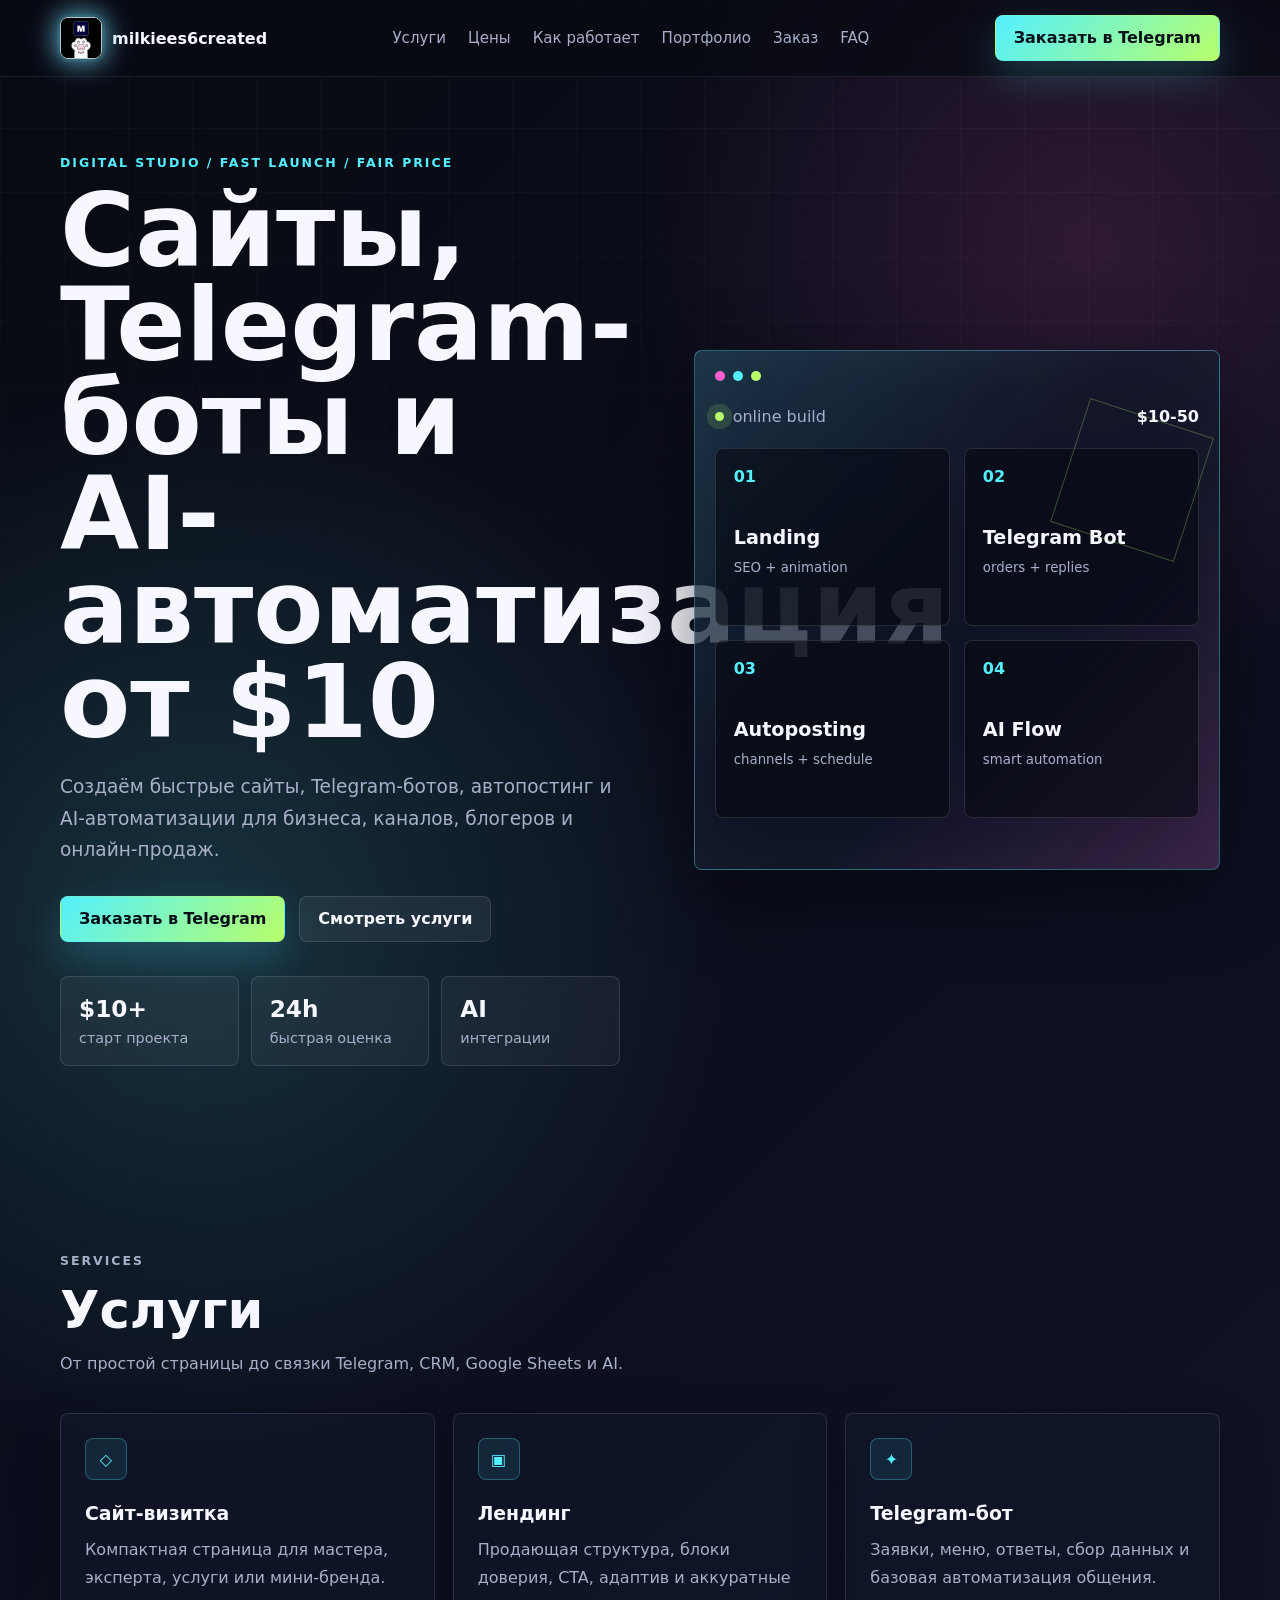
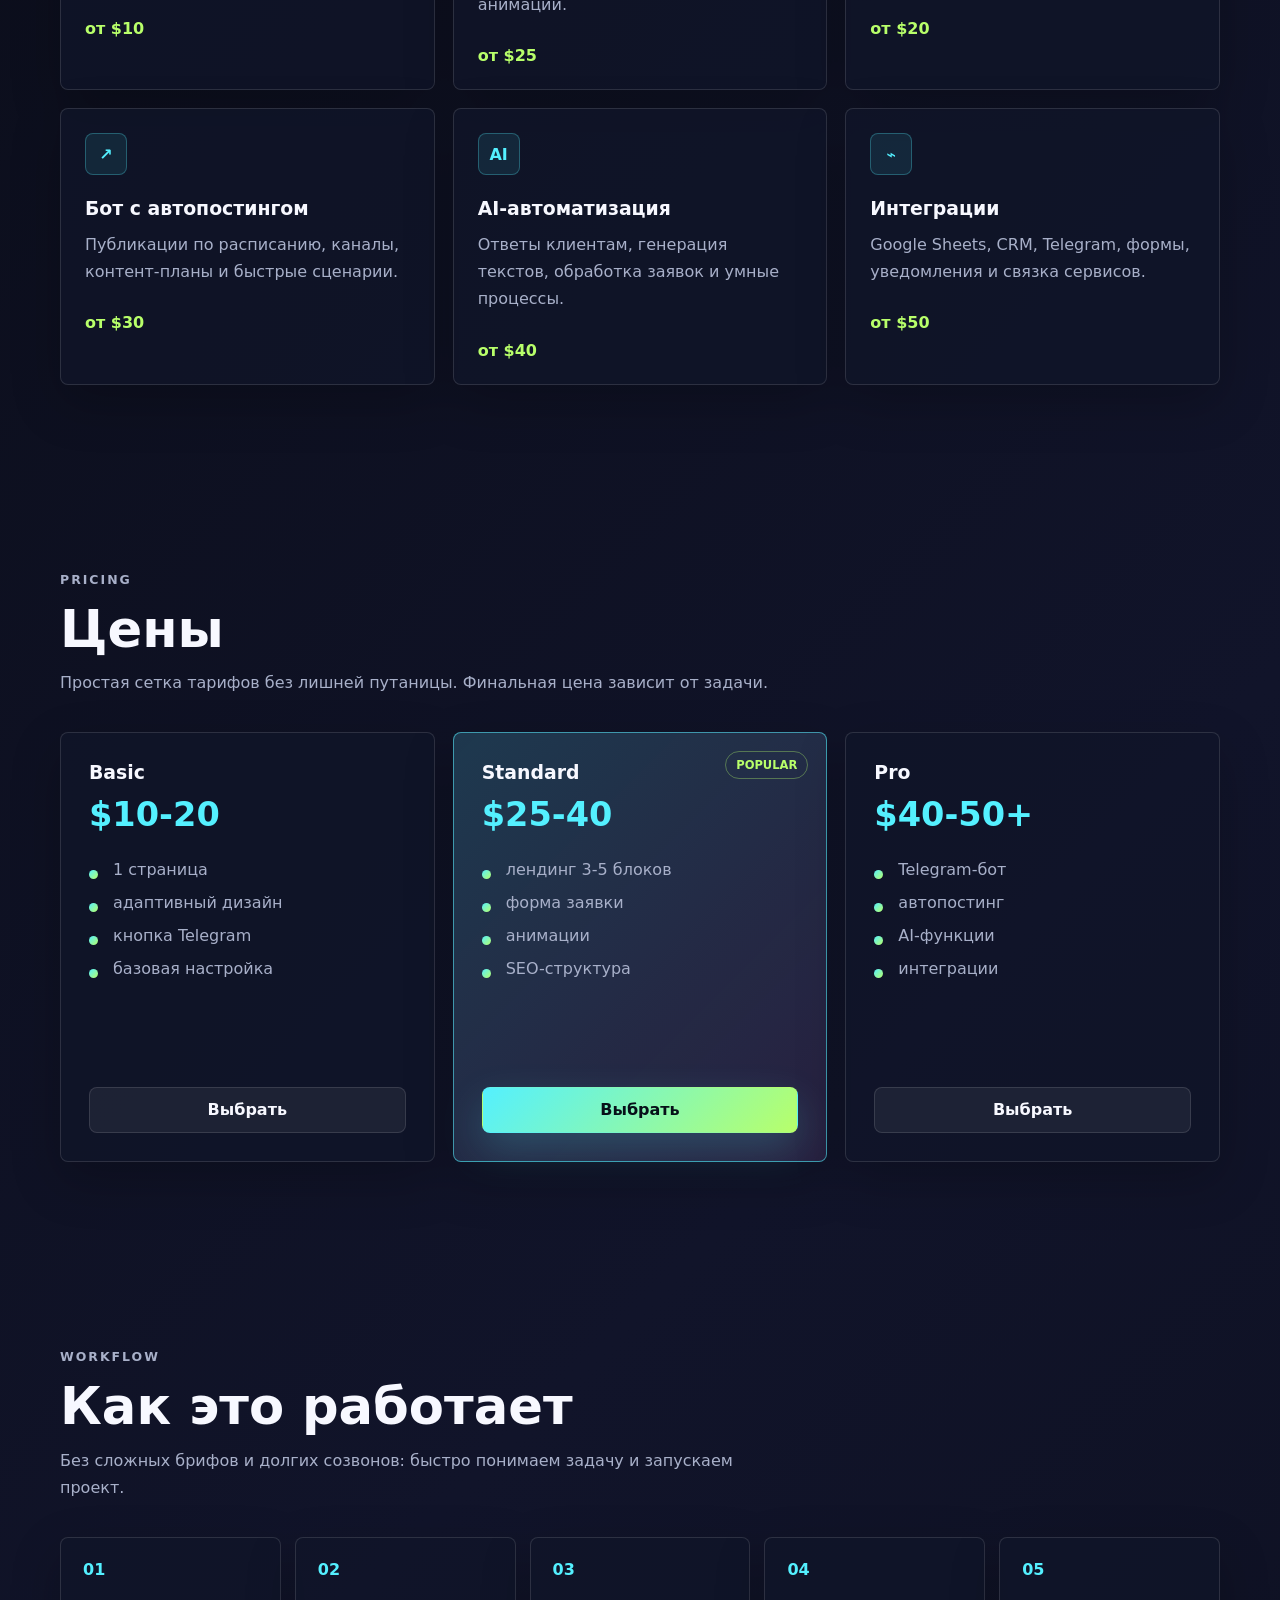
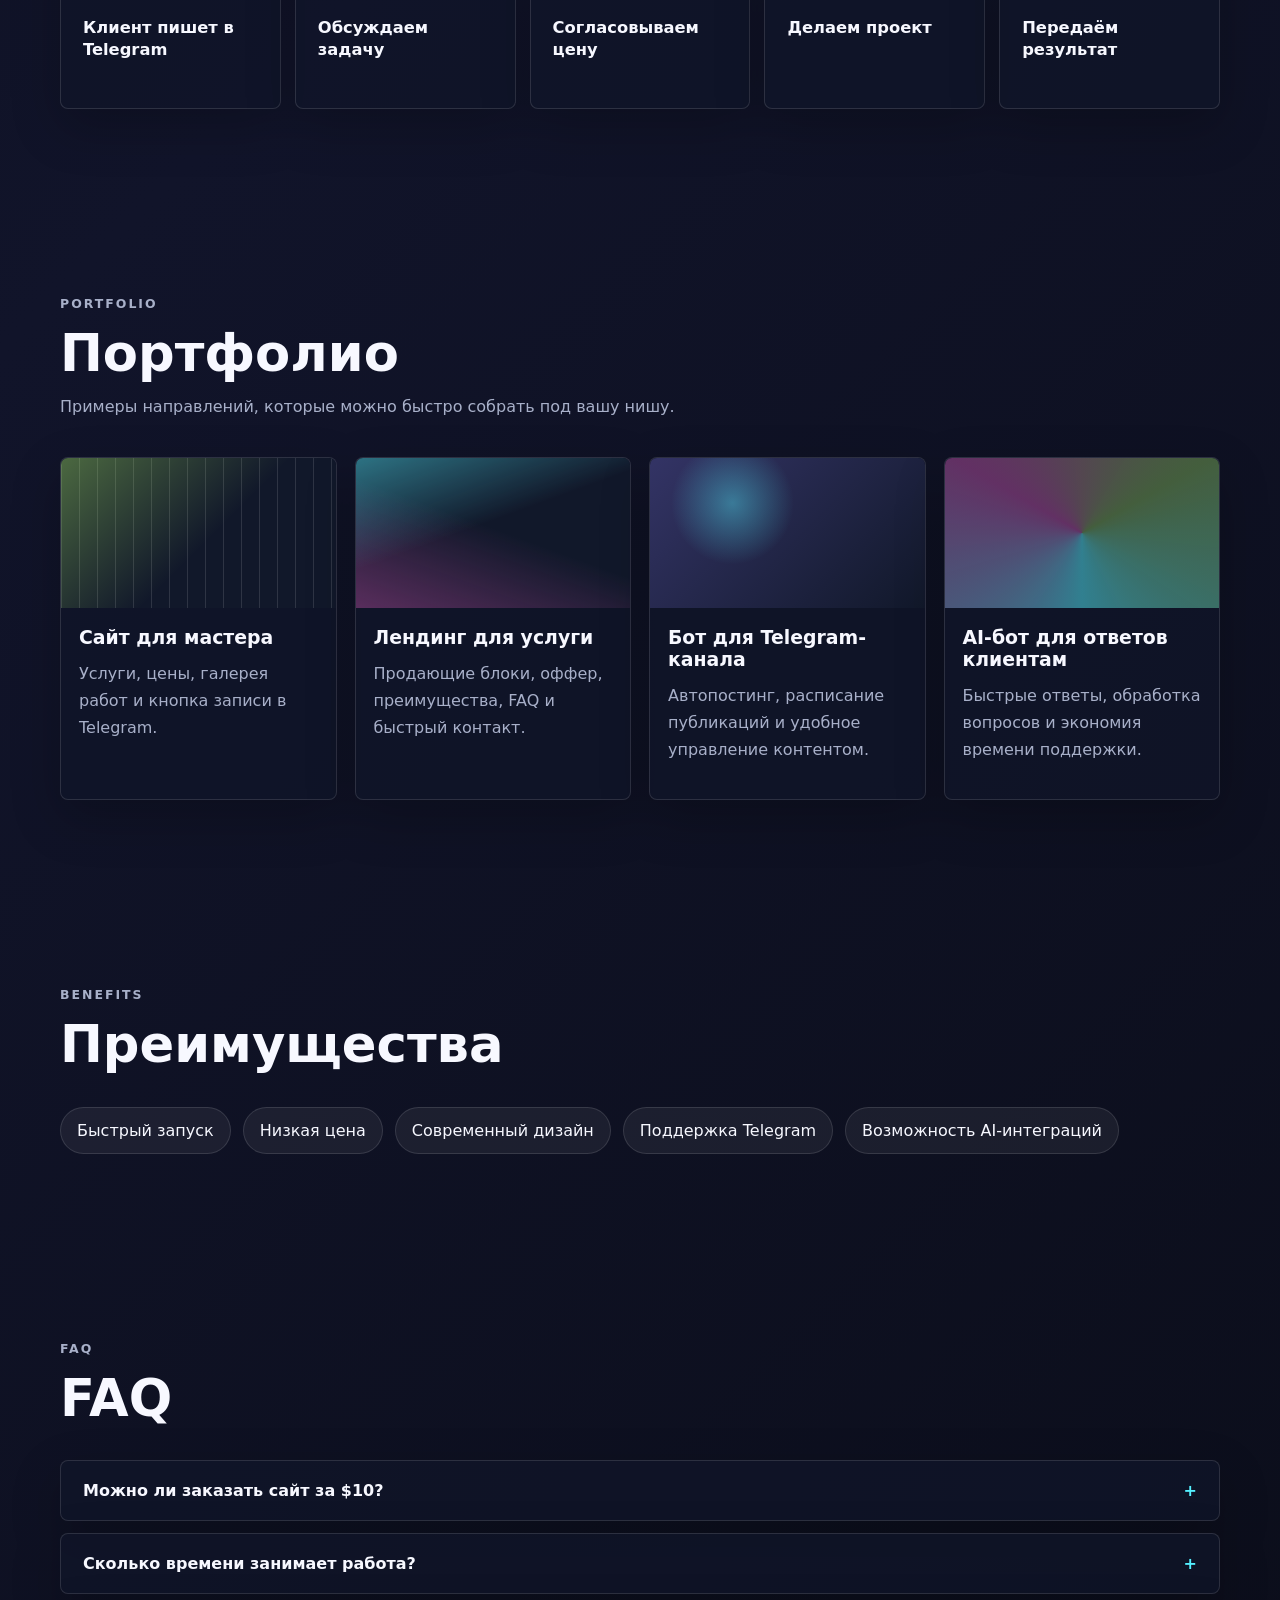
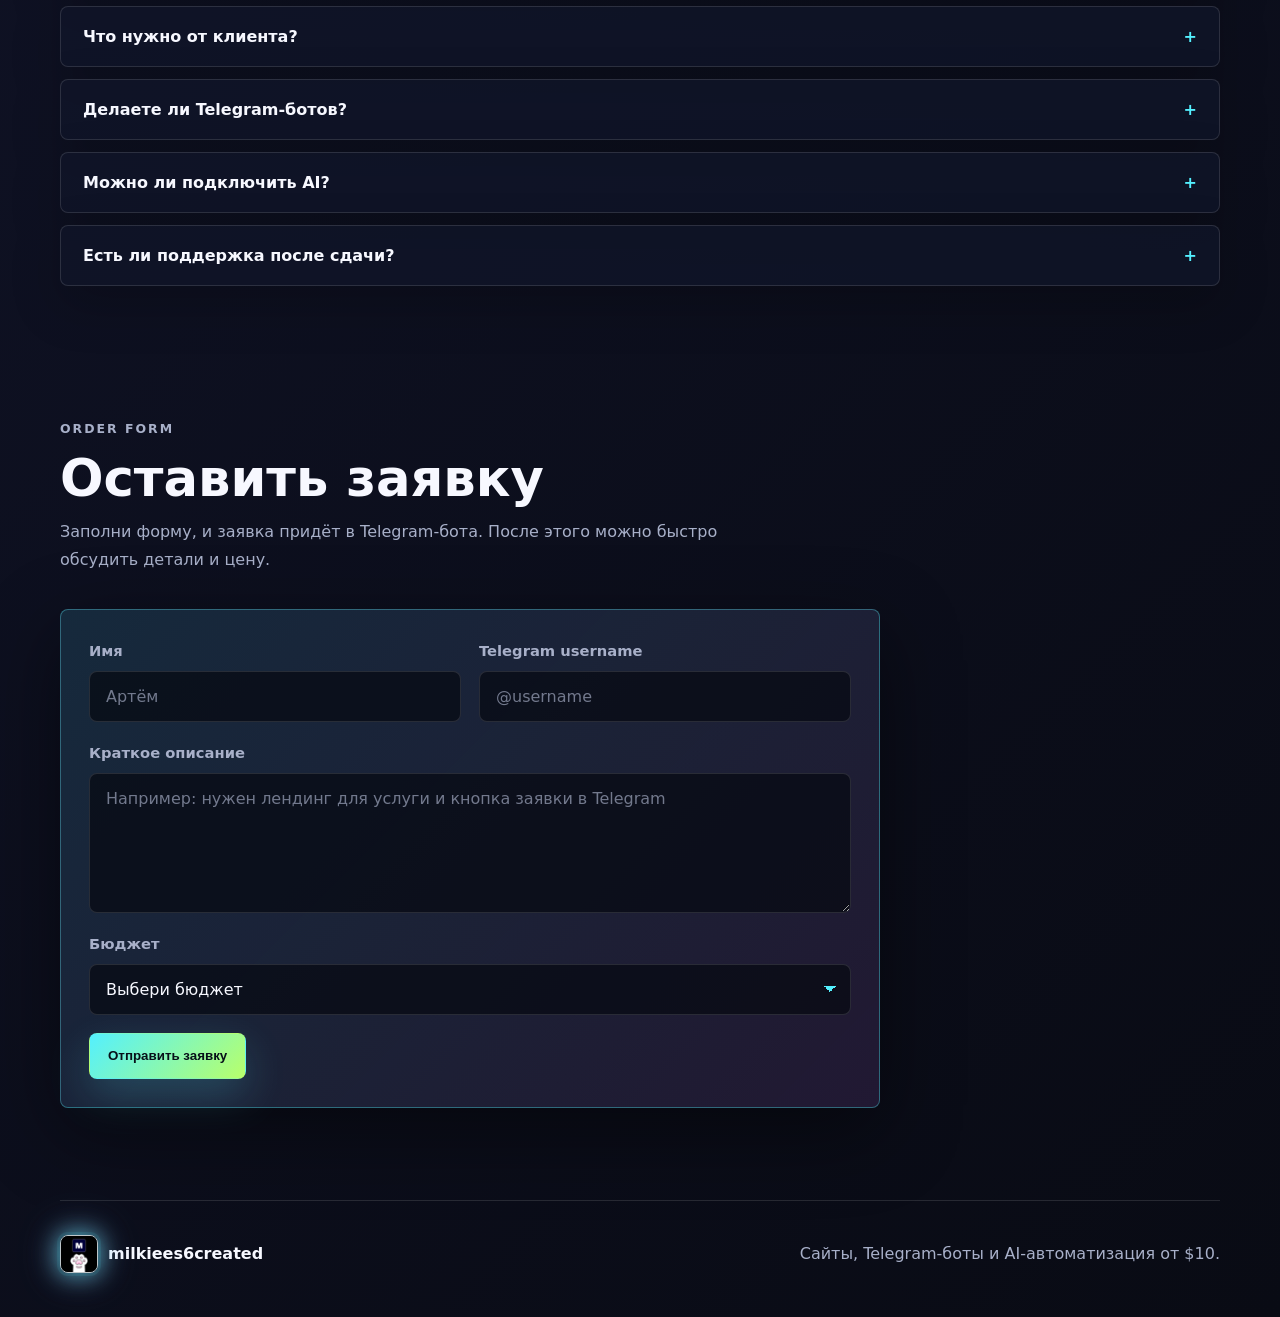
<file: index.html>
<!DOCTYPE html>
<html lang="ru">
  <head>
    <meta charset="UTF-8" />
    <meta name="viewport" content="width=device-width, initial-scale=1.0" />
    <title>milkiees6created - сайты, Telegram-боты и AI-автоматизация от $10</title>
    <meta
      name="description"
      content="Студия milkiees6created создает современные сайты, лендинги, Telegram-ботов, автопостинг и AI-автоматизации для бизнеса от $10 до $50+."
    />
    <meta name="theme-color" content="#080a12" />
    <link rel="icon" href="./assets/logo.svg" type="image/svg+xml" />
    <link rel="preload" href="styles.css" as="style" />
    <link rel="stylesheet" href="styles.css" />
  </head>
  <body>
    <div class="page-glow" aria-hidden="true"></div>

    <header class="site-header" id="top">
      <nav class="nav" aria-label="Главное меню">
        <a class="brand" href="#top" aria-label="milkiees6created">
          <img class="brand-logo-image" src="./assets/custom-logo.jpg" alt="" width="42" height="42" />
          <span>milkiees6created</span>
        </a>

        <button class="nav-toggle" type="button" aria-label="Открыть меню" aria-expanded="false">
          <span></span>
          <span></span>
          <span></span>
        </button>

        <div class="nav-links" data-nav>
          <a href="#services">Услуги</a>
          <a href="#pricing">Цены</a>
          <a href="#process">Как работает</a>
          <a href="#portfolio">Портфолио</a>
          <a href="#order">Заказ</a>
          <a href="#faq">FAQ</a>
        </div>

        <a class="header-cta" href="#order">
          Заказать в Telegram
        </a>
      </nav>
    </header>

    <main>
      <section class="hero section">
        <div class="hero-content reveal">
          <p class="eyebrow">digital studio / fast launch / fair price</p>
          <h1>Сайты, Telegram-боты и AI-автоматизация от $10</h1>
          <p class="hero-text">
            Создаём быстрые сайты, Telegram-ботов, автопостинг и AI-автоматизации для бизнеса,
            каналов, блогеров и онлайн-продаж.
          </p>
          <div class="hero-actions">
            <a class="btn btn-primary" href="#order">
              Заказать в Telegram
            </a>
            <a class="btn btn-secondary" href="#services">Смотреть услуги</a>
          </div>
          <div class="hero-stats" aria-label="Преимущества студии">
            <div>
              <strong>$10+</strong>
              <span>старт проекта</span>
            </div>
            <div>
              <strong>24h</strong>
              <span>быстрая оценка</span>
            </div>
            <div>
              <strong>AI</strong>
              <span>интеграции</span>
            </div>
          </div>
        </div>

        <div class="hero-visual reveal" aria-label="Превью услуг milkiees6created">
          <div class="dashboard-card">
            <div class="window-bar">
              <span></span>
              <span></span>
              <span></span>
            </div>
            <div class="mock-header">
              <div>
                <span class="pulse-dot"></span>
                online build
              </div>
              <strong>$10-50</strong>
            </div>
            <div class="mock-grid">
              <article>
                <span>01</span>
                <b>Landing</b>
                <small>SEO + animation</small>
              </article>
              <article>
                <span>02</span>
                <b>Telegram Bot</b>
                <small>orders + replies</small>
              </article>
              <article>
                <span>03</span>
                <b>Autoposting</b>
                <small>channels + schedule</small>
              </article>
              <article>
                <span>04</span>
                <b>AI Flow</b>
                <small>smart automation</small>
              </article>
            </div>
          </div>
        </div>
      </section>

      <section class="section" id="services">
        <div class="section-heading reveal">
          <p class="eyebrow">services</p>
          <h2>Услуги</h2>
          <p>От простой страницы до связки Telegram, CRM, Google Sheets и AI.</p>
        </div>
        <div class="cards services-grid">
          <article class="card reveal">
            <span class="icon">◇</span>
            <h3>Сайт-визитка</h3>
            <p>Компактная страница для мастера, эксперта, услуги или мини-бренда.</p>
            <strong>от $10</strong>
          </article>
          <article class="card reveal">
            <span class="icon">▣</span>
            <h3>Лендинг</h3>
            <p>Продающая структура, блоки доверия, CTA, адаптив и аккуратные анимации.</p>
            <strong>от $25</strong>
          </article>
          <article class="card reveal">
            <span class="icon">✦</span>
            <h3>Telegram-бот</h3>
            <p>Заявки, меню, ответы, сбор данных и базовая автоматизация общения.</p>
            <strong>от $20</strong>
          </article>
          <article class="card reveal">
            <span class="icon">↗</span>
            <h3>Бот с автопостингом</h3>
            <p>Публикации по расписанию, каналы, контент-планы и быстрые сценарии.</p>
            <strong>от $30</strong>
          </article>
          <article class="card reveal">
            <span class="icon">AI</span>
            <h3>AI-автоматизация</h3>
            <p>Ответы клиентам, генерация текстов, обработка заявок и умные процессы.</p>
            <strong>от $40</strong>
          </article>
          <article class="card reveal">
            <span class="icon">⌁</span>
            <h3>Интеграции</h3>
            <p>Google Sheets, CRM, Telegram, формы, уведомления и связка сервисов.</p>
            <strong>от $50</strong>
          </article>
        </div>
      </section>

      <section class="section pricing-section" id="pricing">
        <div class="section-heading reveal">
          <p class="eyebrow">pricing</p>
          <h2>Цены</h2>
          <p>Простая сетка тарифов без лишней путаницы. Финальная цена зависит от задачи.</p>
        </div>
        <div class="pricing-grid">
          <article class="price-card reveal">
            <div>
              <h3>Basic</h3>
              <p class="price">$10-20</p>
            </div>
            <ul>
              <li>1 страница</li>
              <li>адаптивный дизайн</li>
              <li>кнопка Telegram</li>
              <li>базовая настройка</li>
            </ul>
            <a class="btn btn-secondary" href="#order">
              Выбрать
            </a>
          </article>
          <article class="price-card featured reveal">
            <div class="badge">popular</div>
            <div>
              <h3>Standard</h3>
              <p class="price">$25-40</p>
            </div>
            <ul>
              <li>лендинг 3-5 блоков</li>
              <li>форма заявки</li>
              <li>анимации</li>
              <li>SEO-структура</li>
            </ul>
            <a class="btn btn-primary" href="#order">
              Выбрать
            </a>
          </article>
          <article class="price-card reveal">
            <div>
              <h3>Pro</h3>
              <p class="price">$40-50+</p>
            </div>
            <ul>
              <li>Telegram-бот</li>
              <li>автопостинг</li>
              <li>AI-функции</li>
              <li>интеграции</li>
            </ul>
            <a class="btn btn-secondary" href="#order">
              Выбрать
            </a>
          </article>
        </div>
      </section>

      <section class="section" id="process">
        <div class="section-heading reveal">
          <p class="eyebrow">workflow</p>
          <h2>Как это работает</h2>
          <p>Без сложных брифов и долгих созвонов: быстро понимаем задачу и запускаем проект.</p>
        </div>
        <div class="timeline">
          <article class="step reveal">
            <span>01</span>
            <h3>Клиент пишет в Telegram</h3>
          </article>
          <article class="step reveal">
            <span>02</span>
            <h3>Обсуждаем задачу</h3>
          </article>
          <article class="step reveal">
            <span>03</span>
            <h3>Согласовываем цену</h3>
          </article>
          <article class="step reveal">
            <span>04</span>
            <h3>Делаем проект</h3>
          </article>
          <article class="step reveal">
            <span>05</span>
            <h3>Передаём результат</h3>
          </article>
        </div>
      </section>

      <section class="section" id="portfolio">
        <div class="section-heading reveal">
          <p class="eyebrow">portfolio</p>
          <h2>Портфолио</h2>
          <p>Примеры направлений, которые можно быстро собрать под вашу нишу.</p>
        </div>
        <div class="portfolio-grid">
          <article class="portfolio-card reveal">
            <div class="portfolio-preview master"></div>
            <h3>Сайт для мастера</h3>
            <p>Услуги, цены, галерея работ и кнопка записи в Telegram.</p>
          </article>
          <article class="portfolio-card reveal">
            <div class="portfolio-preview landing"></div>
            <h3>Лендинг для услуги</h3>
            <p>Продающие блоки, оффер, преимущества, FAQ и быстрый контакт.</p>
          </article>
          <article class="portfolio-card reveal">
            <div class="portfolio-preview posting"></div>
            <h3>Бот для Telegram-канала</h3>
            <p>Автопостинг, расписание публикаций и удобное управление контентом.</p>
          </article>
          <article class="portfolio-card reveal">
            <div class="portfolio-preview ai"></div>
            <h3>AI-бот для ответов клиентам</h3>
            <p>Быстрые ответы, обработка вопросов и экономия времени поддержки.</p>
          </article>
        </div>
      </section>

      <section class="section benefits">
        <div class="section-heading reveal">
          <p class="eyebrow">benefits</p>
          <h2>Преимущества</h2>
        </div>
        <div class="benefits-list reveal">
          <span>Быстрый запуск</span>
          <span>Низкая цена</span>
          <span>Современный дизайн</span>
          <span>Поддержка Telegram</span>
          <span>Возможность AI-интеграций</span>
        </div>
      </section>

      <section class="section" id="faq">
        <div class="section-heading reveal">
          <p class="eyebrow">faq</p>
          <h2>FAQ</h2>
        </div>
        <div class="faq-list">
          <details class="faq-item reveal">
            <summary>Можно ли заказать сайт за $10?</summary>
            <p>Да, если это простая страница-визитка с базовой структурой и кнопкой Telegram.</p>
          </details>
          <details class="faq-item reveal">
            <summary>Сколько времени занимает работа?</summary>
            <p>Небольшие проекты часто можно подготовить за 1-3 дня после согласования деталей.</p>
          </details>
          <details class="faq-item reveal">
            <summary>Что нужно от клиента?</summary>
            <p>Описание задачи, тексты, ссылки, примеры стиля и контакт Telegram для кнопок.</p>
          </details>
          <details class="faq-item reveal">
            <summary>Делаете ли Telegram-ботов?</summary>
            <p>Да, можно заказать простого бота, автопостинг, меню, заявки и интеграции.</p>
          </details>
          <details class="faq-item reveal">
            <summary>Можно ли подключить AI?</summary>
            <p>Да, AI можно добавить для ответов клиентам, генерации текстов и автоматизации задач.</p>
          </details>
          <details class="faq-item reveal">
            <summary>Есть ли поддержка после сдачи?</summary>
            <p>Да, можно обсудить поддержку, небольшие правки и развитие проекта после запуска.</p>
          </details>
        </div>
      </section>

      <section class="section order-section" id="order">
        <div class="section-heading reveal">
          <p class="eyebrow">order form</p>
          <h2>Оставить заявку</h2>
          <p>Заполни форму, и заявка придёт в Telegram-бота. После этого можно быстро обсудить детали и цену.</p>
        </div>

        <form class="order-form reveal" id="orderForm">
          <div class="form-grid">
            <label>
              <span>Имя</span>
              <input type="text" name="name" placeholder="Артём" autocomplete="name" required />
            </label>
            <label>
              <span>Telegram username</span>
              <input type="text" name="username" placeholder="@username" autocomplete="off" required />
            </label>
          </div>

          <label>
            <span>Краткое описание</span>
            <textarea
              name="description"
              rows="5"
              placeholder="Например: нужен лендинг для услуги и кнопка заявки в Telegram"
              required
            ></textarea>
          </label>

          <label>
            <span>Бюджет</span>
            <select name="budget" required>
              <option value="" selected disabled>Выбери бюджет</option>
              <option value="$10-20">$10-20</option>
              <option value="$25-40">$25-40</option>
              <option value="$40-50+">$40-50+</option>
              <option value="Нужно обсудить">Нужно обсудить</option>
            </select>
          </label>

          <div class="form-footer">
            <button class="btn btn-primary" type="submit">Отправить заявку</button>
            <p class="form-status" role="status" aria-live="polite"></p>
          </div>
        </form>
      </section>
    </main>

    <footer class="footer">
      <a class="brand" href="#top">
        <img class="brand-logo-image brand-logo-image-small" src="./assets/custom-logo.jpg" alt="" width="38" height="38" />
        <span>milkiees6created</span>
      </a>
      <p>Сайты, Telegram-боты и AI-автоматизация от $10.</p>
    </footer>

    <script src="script.js"></script>
  </body>
</html>
</file>
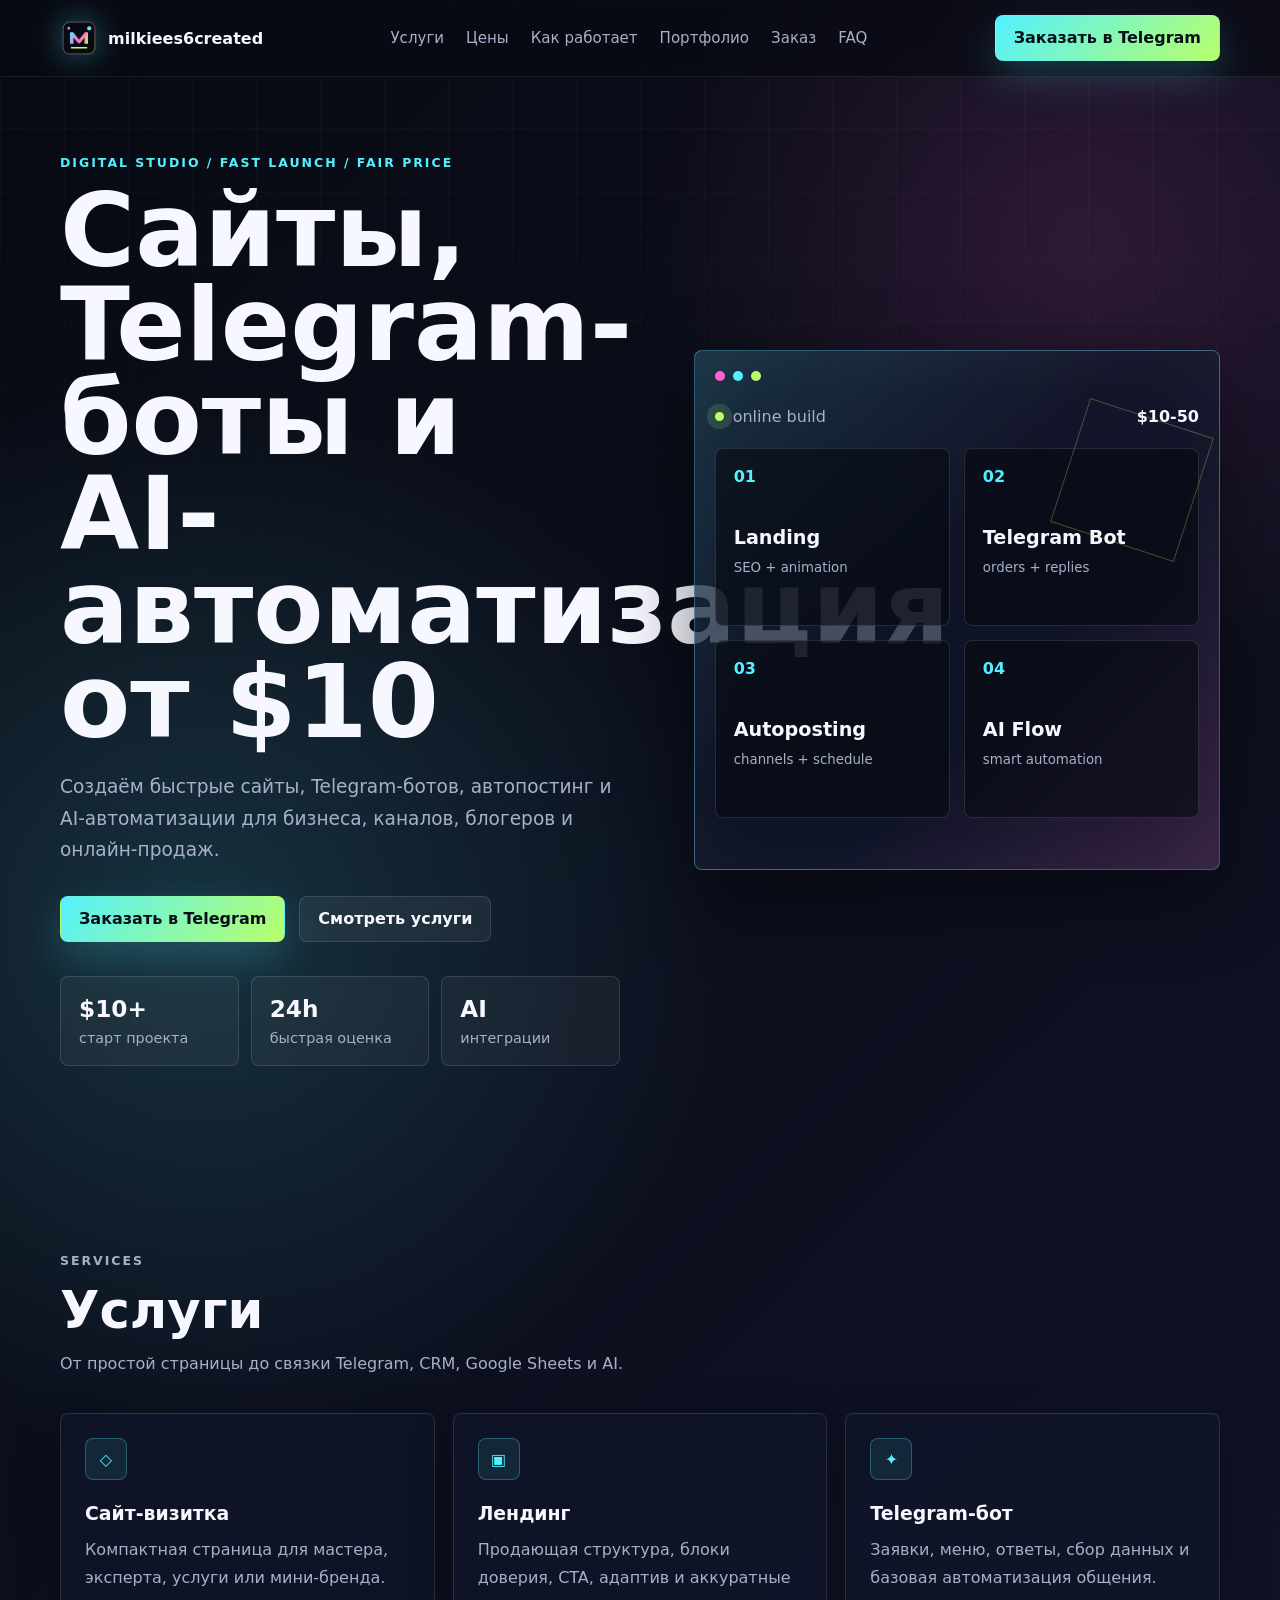
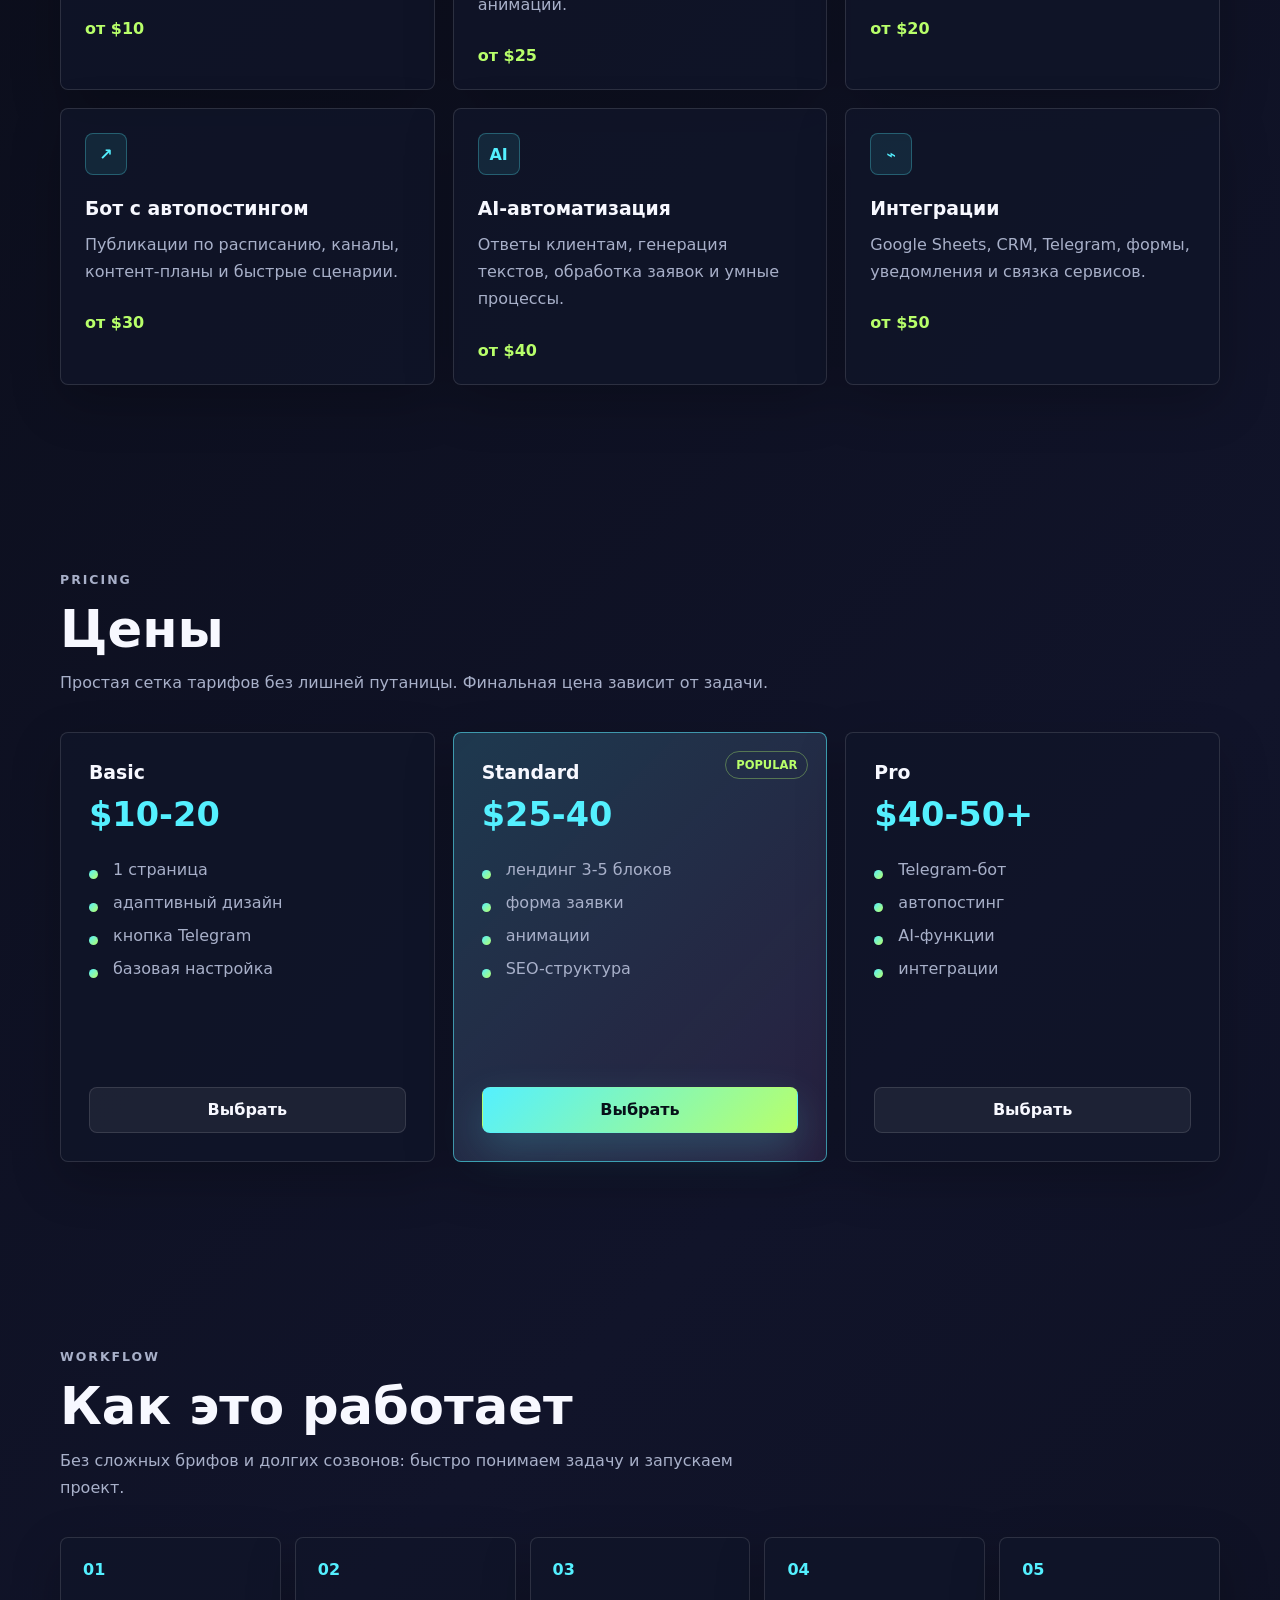
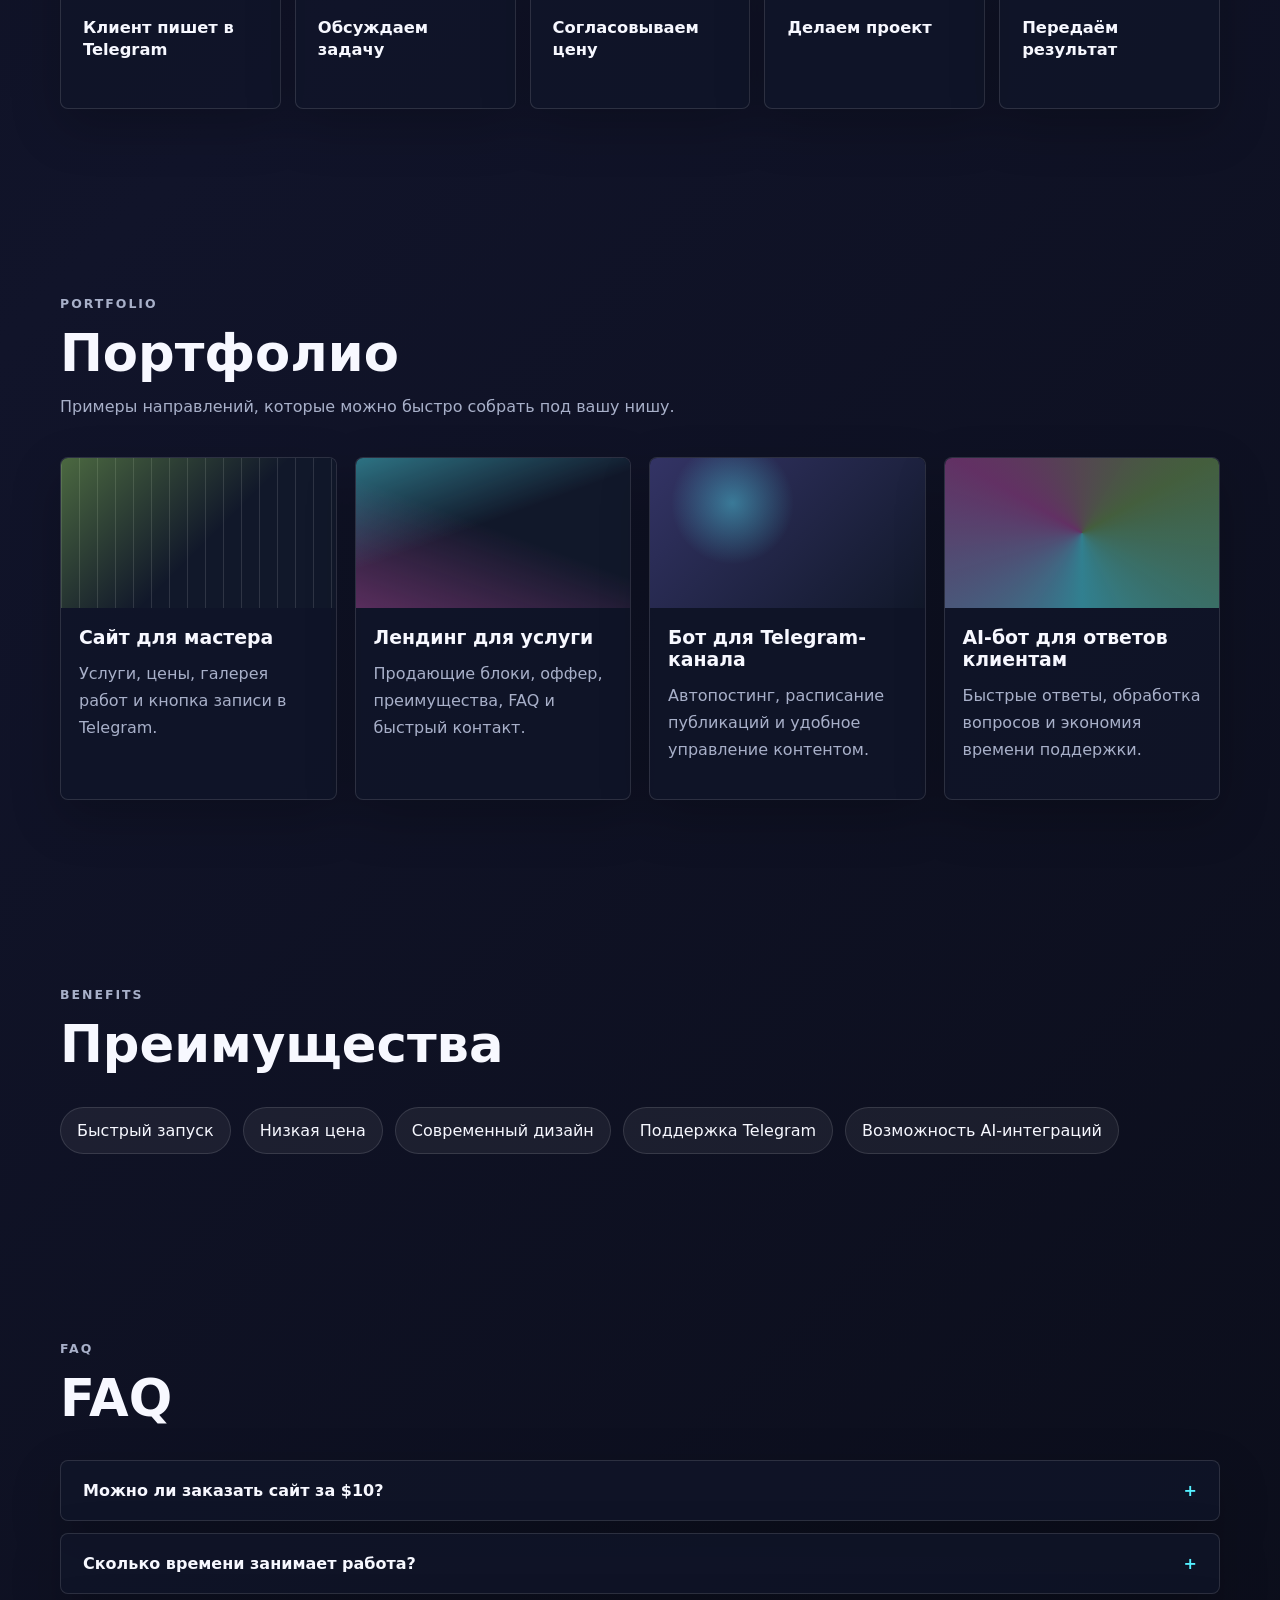
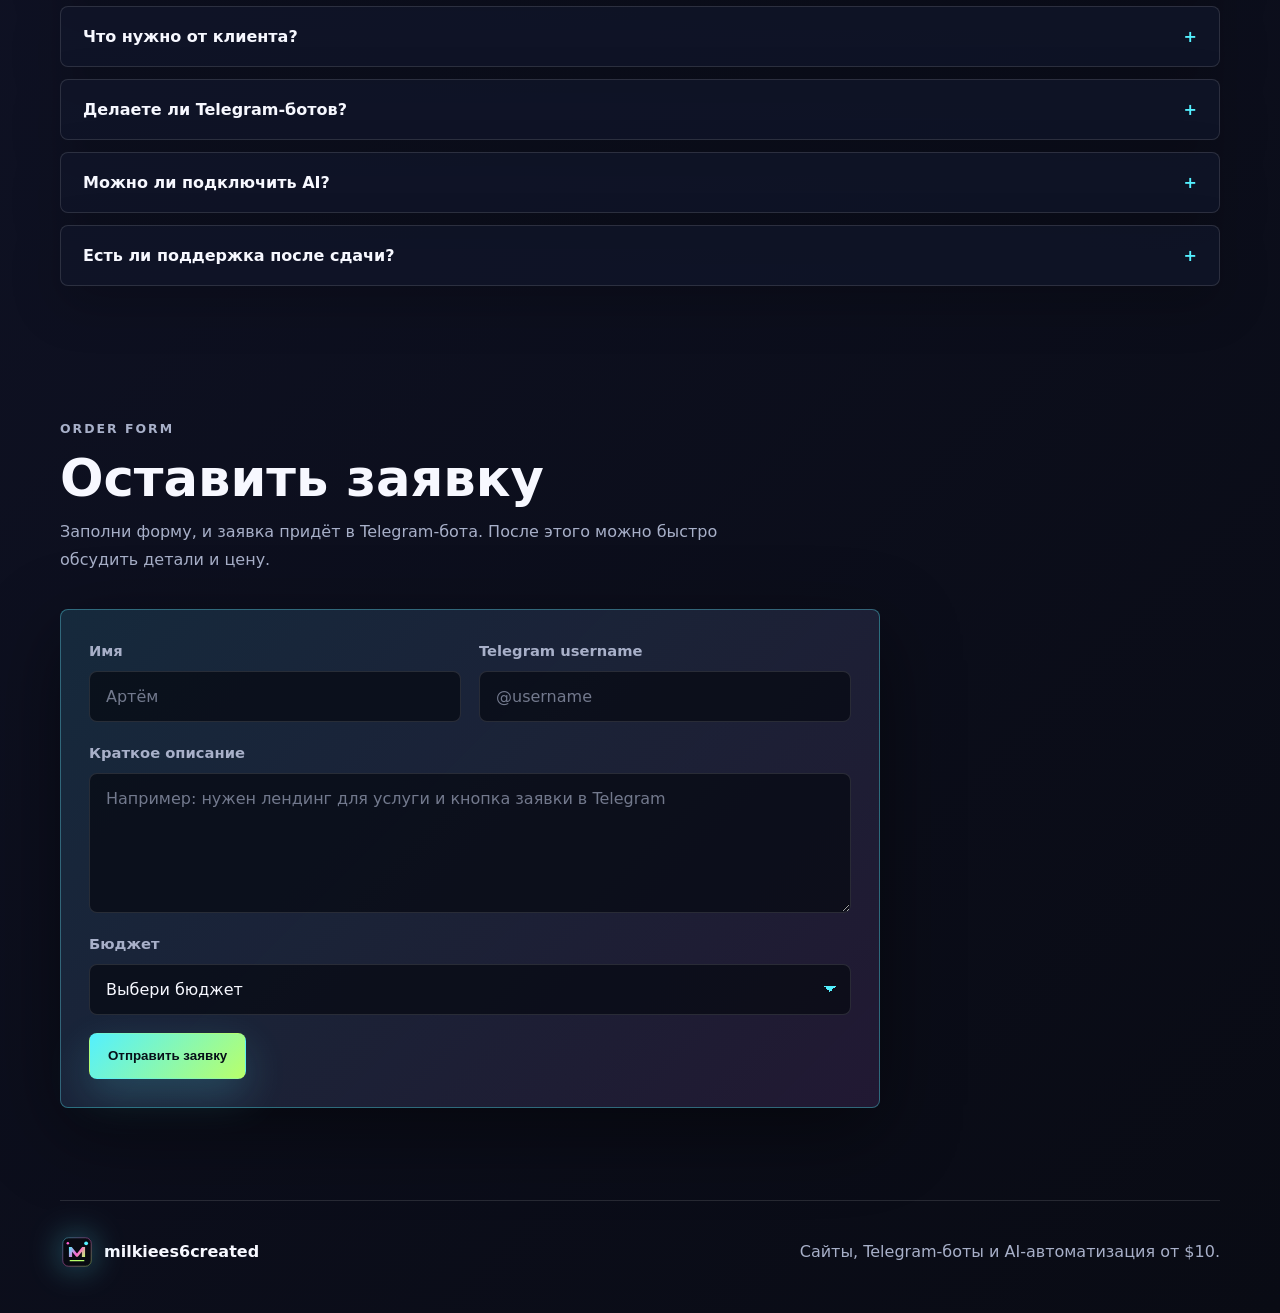
<file: milkiees6created-site/index.html>
<!DOCTYPE html>
<html lang="ru">
  <head>
    <meta charset="UTF-8" />
    <meta name="viewport" content="width=device-width, initial-scale=1.0" />
    <title>milkiees6created - сайты, Telegram-боты и AI-автоматизация от $10</title>
    <meta
      name="description"
      content="Студия milkiees6created создает современные сайты, лендинги, Telegram-ботов, автопостинг и AI-автоматизации для бизнеса от $10 до $50+."
    />
    <meta name="theme-color" content="#080a12" />
    <link rel="icon" href="./assets/logo.svg" type="image/svg+xml" />
    <link rel="preload" href="styles.css" as="style" />
    <link rel="stylesheet" href="styles.css" />
  </head>
  <body>
    <div class="page-glow" aria-hidden="true"></div>

    <header class="site-header" id="top">
      <nav class="nav" aria-label="Главное меню">
        <a class="brand" href="#top" aria-label="milkiees6created">
          <img src="./assets/logo.svg" alt="" width="38" height="38" />
          <span>milkiees6created</span>
        </a>

        <button class="nav-toggle" type="button" aria-label="Открыть меню" aria-expanded="false">
          <span></span>
          <span></span>
          <span></span>
        </button>

        <div class="nav-links" data-nav>
          <a href="#services">Услуги</a>
          <a href="#pricing">Цены</a>
          <a href="#process">Как работает</a>
          <a href="#portfolio">Портфолио</a>
          <a href="#order">Заказ</a>
          <a href="#faq">FAQ</a>
        </div>

        <a class="header-cta" href="#order">
          Заказать в Telegram
        </a>
      </nav>
    </header>

    <main>
      <section class="hero section">
        <div class="hero-content reveal">
          <p class="eyebrow">digital studio / fast launch / fair price</p>
          <h1>Сайты, Telegram-боты и AI-автоматизация от $10</h1>
          <p class="hero-text">
            Создаём быстрые сайты, Telegram-ботов, автопостинг и AI-автоматизации для бизнеса,
            каналов, блогеров и онлайн-продаж.
          </p>
          <div class="hero-actions">
            <a class="btn btn-primary" href="#order">
              Заказать в Telegram
            </a>
            <a class="btn btn-secondary" href="#services">Смотреть услуги</a>
          </div>
          <div class="hero-stats" aria-label="Преимущества студии">
            <div>
              <strong>$10+</strong>
              <span>старт проекта</span>
            </div>
            <div>
              <strong>24h</strong>
              <span>быстрая оценка</span>
            </div>
            <div>
              <strong>AI</strong>
              <span>интеграции</span>
            </div>
          </div>
        </div>

        <div class="hero-visual reveal" aria-label="Превью услуг milkiees6created">
          <div class="dashboard-card">
            <div class="window-bar">
              <span></span>
              <span></span>
              <span></span>
            </div>
            <div class="mock-header">
              <div>
                <span class="pulse-dot"></span>
                online build
              </div>
              <strong>$10-50</strong>
            </div>
            <div class="mock-grid">
              <article>
                <span>01</span>
                <b>Landing</b>
                <small>SEO + animation</small>
              </article>
              <article>
                <span>02</span>
                <b>Telegram Bot</b>
                <small>orders + replies</small>
              </article>
              <article>
                <span>03</span>
                <b>Autoposting</b>
                <small>channels + schedule</small>
              </article>
              <article>
                <span>04</span>
                <b>AI Flow</b>
                <small>smart automation</small>
              </article>
            </div>
          </div>
        </div>
      </section>

      <section class="section" id="services">
        <div class="section-heading reveal">
          <p class="eyebrow">services</p>
          <h2>Услуги</h2>
          <p>От простой страницы до связки Telegram, CRM, Google Sheets и AI.</p>
        </div>
        <div class="cards services-grid">
          <article class="card reveal">
            <span class="icon">◇</span>
            <h3>Сайт-визитка</h3>
            <p>Компактная страница для мастера, эксперта, услуги или мини-бренда.</p>
            <strong>от $10</strong>
          </article>
          <article class="card reveal">
            <span class="icon">▣</span>
            <h3>Лендинг</h3>
            <p>Продающая структура, блоки доверия, CTA, адаптив и аккуратные анимации.</p>
            <strong>от $25</strong>
          </article>
          <article class="card reveal">
            <span class="icon">✦</span>
            <h3>Telegram-бот</h3>
            <p>Заявки, меню, ответы, сбор данных и базовая автоматизация общения.</p>
            <strong>от $20</strong>
          </article>
          <article class="card reveal">
            <span class="icon">↗</span>
            <h3>Бот с автопостингом</h3>
            <p>Публикации по расписанию, каналы, контент-планы и быстрые сценарии.</p>
            <strong>от $30</strong>
          </article>
          <article class="card reveal">
            <span class="icon">AI</span>
            <h3>AI-автоматизация</h3>
            <p>Ответы клиентам, генерация текстов, обработка заявок и умные процессы.</p>
            <strong>от $40</strong>
          </article>
          <article class="card reveal">
            <span class="icon">⌁</span>
            <h3>Интеграции</h3>
            <p>Google Sheets, CRM, Telegram, формы, уведомления и связка сервисов.</p>
            <strong>от $50</strong>
          </article>
        </div>
      </section>

      <section class="section pricing-section" id="pricing">
        <div class="section-heading reveal">
          <p class="eyebrow">pricing</p>
          <h2>Цены</h2>
          <p>Простая сетка тарифов без лишней путаницы. Финальная цена зависит от задачи.</p>
        </div>
        <div class="pricing-grid">
          <article class="price-card reveal">
            <div>
              <h3>Basic</h3>
              <p class="price">$10-20</p>
            </div>
            <ul>
              <li>1 страница</li>
              <li>адаптивный дизайн</li>
              <li>кнопка Telegram</li>
              <li>базовая настройка</li>
            </ul>
            <a class="btn btn-secondary" href="#order">
              Выбрать
            </a>
          </article>
          <article class="price-card featured reveal">
            <div class="badge">popular</div>
            <div>
              <h3>Standard</h3>
              <p class="price">$25-40</p>
            </div>
            <ul>
              <li>лендинг 3-5 блоков</li>
              <li>форма заявки</li>
              <li>анимации</li>
              <li>SEO-структура</li>
            </ul>
            <a class="btn btn-primary" href="#order">
              Выбрать
            </a>
          </article>
          <article class="price-card reveal">
            <div>
              <h3>Pro</h3>
              <p class="price">$40-50+</p>
            </div>
            <ul>
              <li>Telegram-бот</li>
              <li>автопостинг</li>
              <li>AI-функции</li>
              <li>интеграции</li>
            </ul>
            <a class="btn btn-secondary" href="#order">
              Выбрать
            </a>
          </article>
        </div>
      </section>

      <section class="section" id="process">
        <div class="section-heading reveal">
          <p class="eyebrow">workflow</p>
          <h2>Как это работает</h2>
          <p>Без сложных брифов и долгих созвонов: быстро понимаем задачу и запускаем проект.</p>
        </div>
        <div class="timeline">
          <article class="step reveal">
            <span>01</span>
            <h3>Клиент пишет в Telegram</h3>
          </article>
          <article class="step reveal">
            <span>02</span>
            <h3>Обсуждаем задачу</h3>
          </article>
          <article class="step reveal">
            <span>03</span>
            <h3>Согласовываем цену</h3>
          </article>
          <article class="step reveal">
            <span>04</span>
            <h3>Делаем проект</h3>
          </article>
          <article class="step reveal">
            <span>05</span>
            <h3>Передаём результат</h3>
          </article>
        </div>
      </section>

      <section class="section" id="portfolio">
        <div class="section-heading reveal">
          <p class="eyebrow">portfolio</p>
          <h2>Портфолио</h2>
          <p>Примеры направлений, которые можно быстро собрать под вашу нишу.</p>
        </div>
        <div class="portfolio-grid">
          <article class="portfolio-card reveal">
            <div class="portfolio-preview master"></div>
            <h3>Сайт для мастера</h3>
            <p>Услуги, цены, галерея работ и кнопка записи в Telegram.</p>
          </article>
          <article class="portfolio-card reveal">
            <div class="portfolio-preview landing"></div>
            <h3>Лендинг для услуги</h3>
            <p>Продающие блоки, оффер, преимущества, FAQ и быстрый контакт.</p>
          </article>
          <article class="portfolio-card reveal">
            <div class="portfolio-preview posting"></div>
            <h3>Бот для Telegram-канала</h3>
            <p>Автопостинг, расписание публикаций и удобное управление контентом.</p>
          </article>
          <article class="portfolio-card reveal">
            <div class="portfolio-preview ai"></div>
            <h3>AI-бот для ответов клиентам</h3>
            <p>Быстрые ответы, обработка вопросов и экономия времени поддержки.</p>
          </article>
        </div>
      </section>

      <section class="section benefits">
        <div class="section-heading reveal">
          <p class="eyebrow">benefits</p>
          <h2>Преимущества</h2>
        </div>
        <div class="benefits-list reveal">
          <span>Быстрый запуск</span>
          <span>Низкая цена</span>
          <span>Современный дизайн</span>
          <span>Поддержка Telegram</span>
          <span>Возможность AI-интеграций</span>
        </div>
      </section>

      <section class="section" id="faq">
        <div class="section-heading reveal">
          <p class="eyebrow">faq</p>
          <h2>FAQ</h2>
        </div>
        <div class="faq-list">
          <details class="faq-item reveal">
            <summary>Можно ли заказать сайт за $10?</summary>
            <p>Да, если это простая страница-визитка с базовой структурой и кнопкой Telegram.</p>
          </details>
          <details class="faq-item reveal">
            <summary>Сколько времени занимает работа?</summary>
            <p>Небольшие проекты часто можно подготовить за 1-3 дня после согласования деталей.</p>
          </details>
          <details class="faq-item reveal">
            <summary>Что нужно от клиента?</summary>
            <p>Описание задачи, тексты, ссылки, примеры стиля и контакт Telegram для кнопок.</p>
          </details>
          <details class="faq-item reveal">
            <summary>Делаете ли Telegram-ботов?</summary>
            <p>Да, можно заказать простого бота, автопостинг, меню, заявки и интеграции.</p>
          </details>
          <details class="faq-item reveal">
            <summary>Можно ли подключить AI?</summary>
            <p>Да, AI можно добавить для ответов клиентам, генерации текстов и автоматизации задач.</p>
          </details>
          <details class="faq-item reveal">
            <summary>Есть ли поддержка после сдачи?</summary>
            <p>Да, можно обсудить поддержку, небольшие правки и развитие проекта после запуска.</p>
          </details>
        </div>
      </section>

      <section class="section order-section" id="order">
        <div class="section-heading reveal">
          <p class="eyebrow">order form</p>
          <h2>Оставить заявку</h2>
          <p>Заполни форму, и заявка придёт в Telegram-бота. После этого можно быстро обсудить детали и цену.</p>
        </div>

        <form class="order-form reveal" id="orderForm">
          <div class="form-grid">
            <label>
              <span>Имя</span>
              <input type="text" name="name" placeholder="Артём" autocomplete="name" required />
            </label>
            <label>
              <span>Telegram username</span>
              <input type="text" name="username" placeholder="@username" autocomplete="off" required />
            </label>
          </div>

          <label>
            <span>Краткое описание</span>
            <textarea
              name="description"
              rows="5"
              placeholder="Например: нужен лендинг для услуги и кнопка заявки в Telegram"
              required
            ></textarea>
          </label>

          <label>
            <span>Бюджет</span>
            <select name="budget" required>
              <option value="" selected disabled>Выбери бюджет</option>
              <option value="$10-20">$10-20</option>
              <option value="$25-40">$25-40</option>
              <option value="$40-50+">$40-50+</option>
              <option value="Нужно обсудить">Нужно обсудить</option>
            </select>
          </label>

          <div class="form-footer">
            <button class="btn btn-primary" type="submit">Отправить заявку</button>
            <p class="form-status" role="status" aria-live="polite"></p>
          </div>
        </form>
      </section>
    </main>

    <footer class="footer">
      <a class="brand" href="#top">
        <img src="./assets/logo.svg" alt="" width="34" height="34" />
        <span>milkiees6created</span>
      </a>
      <p>Сайты, Telegram-боты и AI-автоматизация от $10.</p>
    </footer>

    <script src="script.js"></script>
  </body>
</html>
</file>
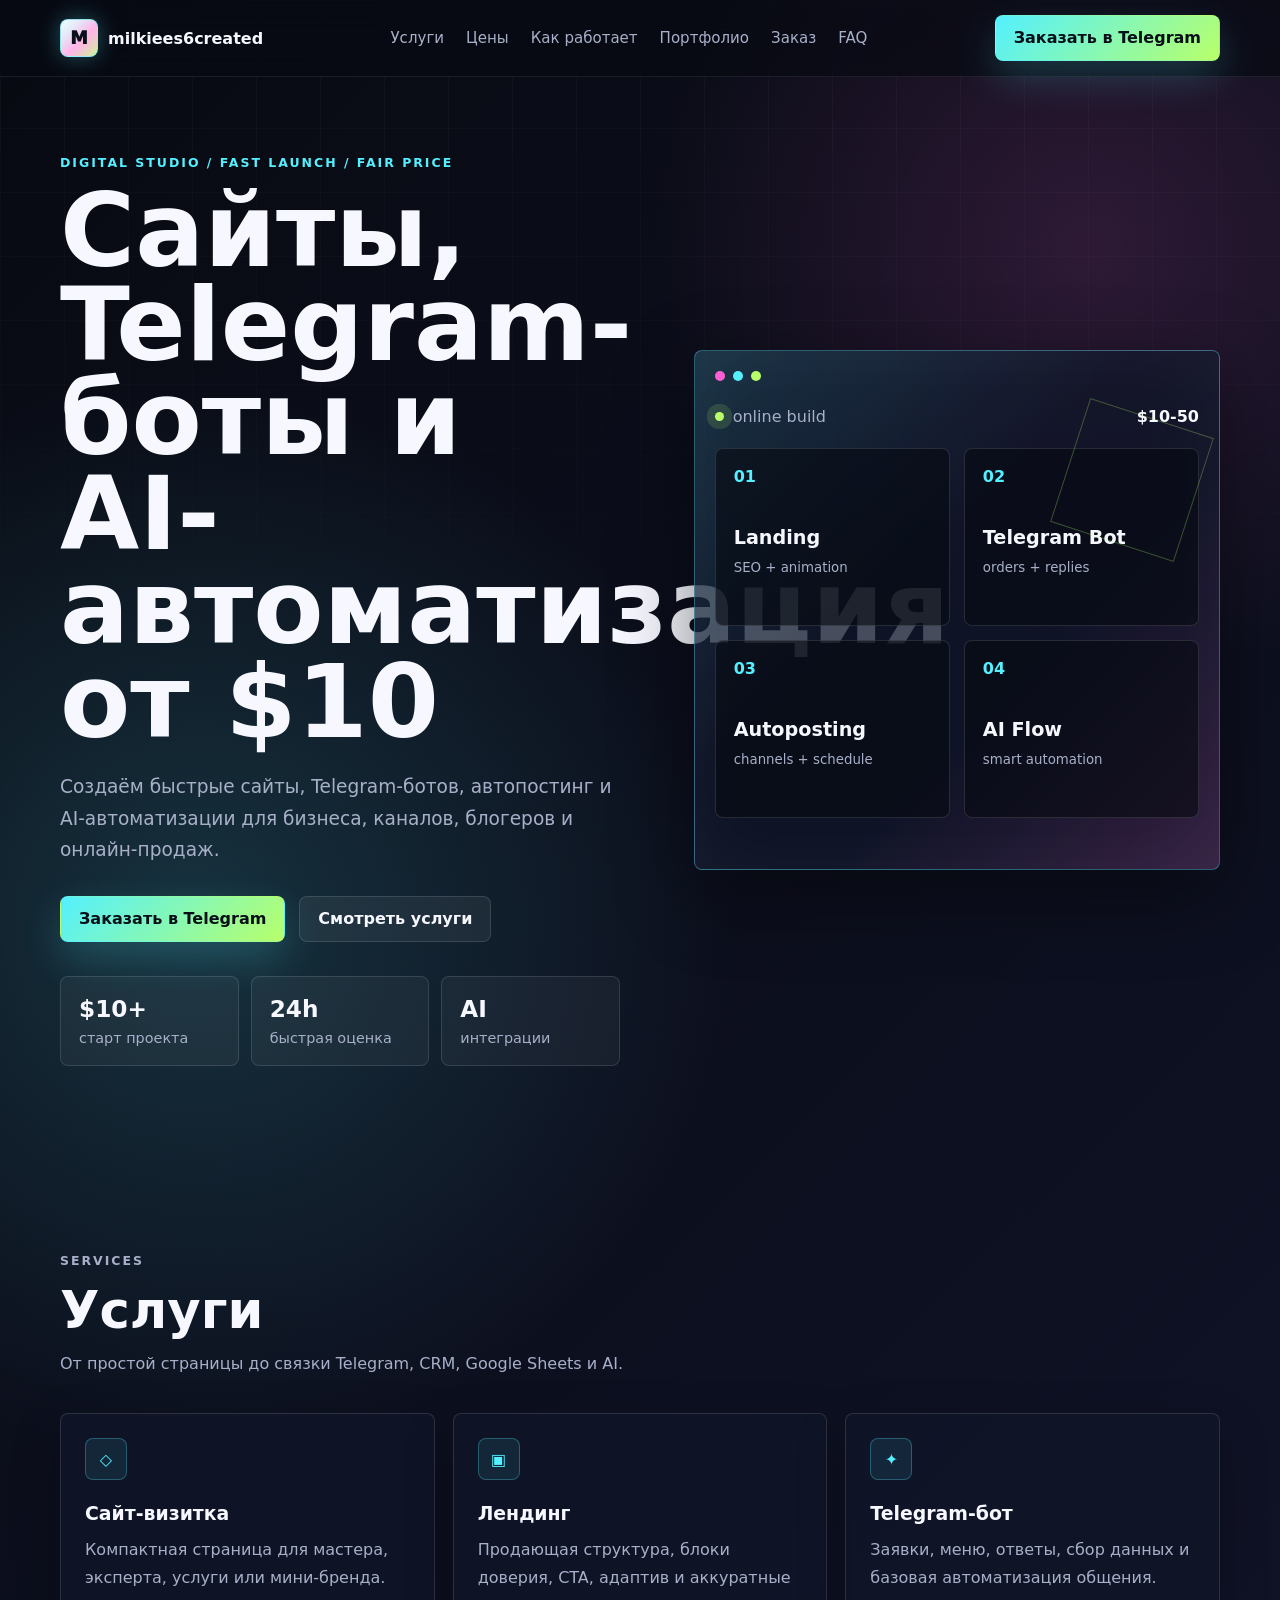
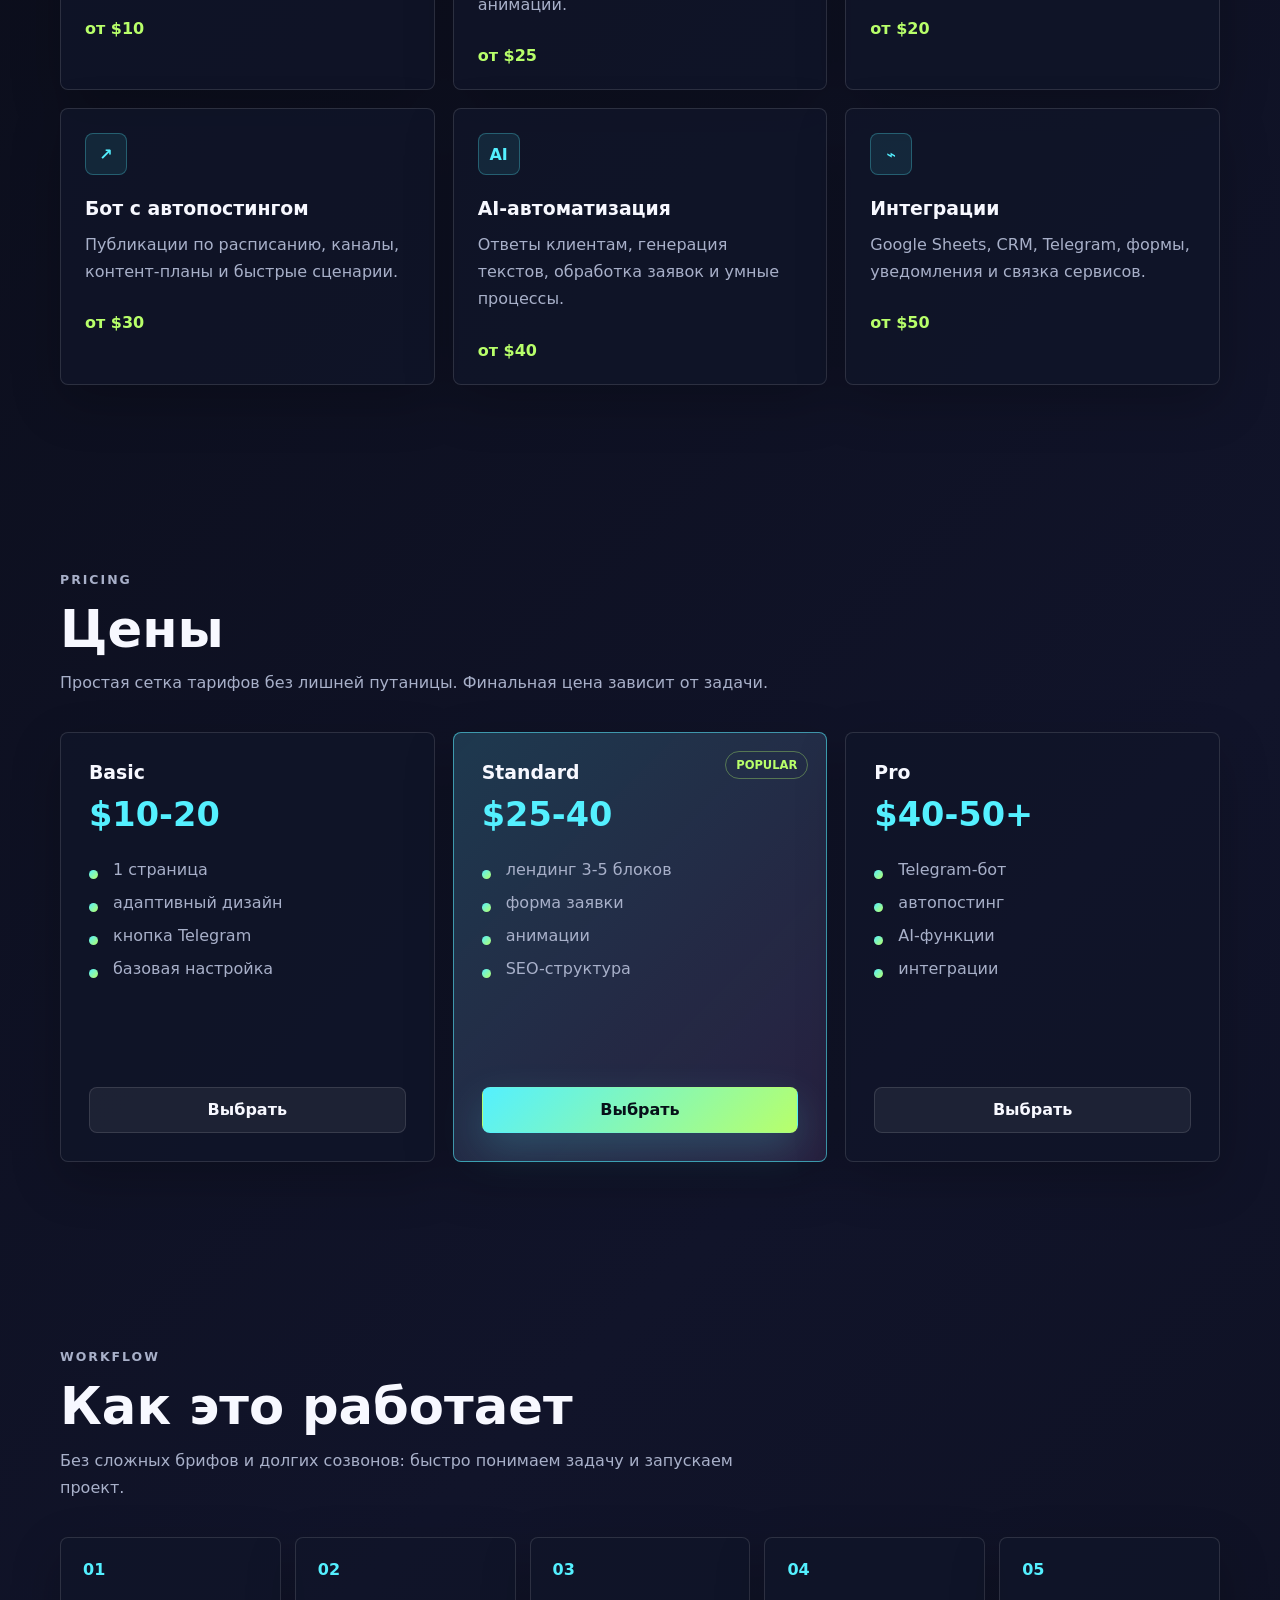
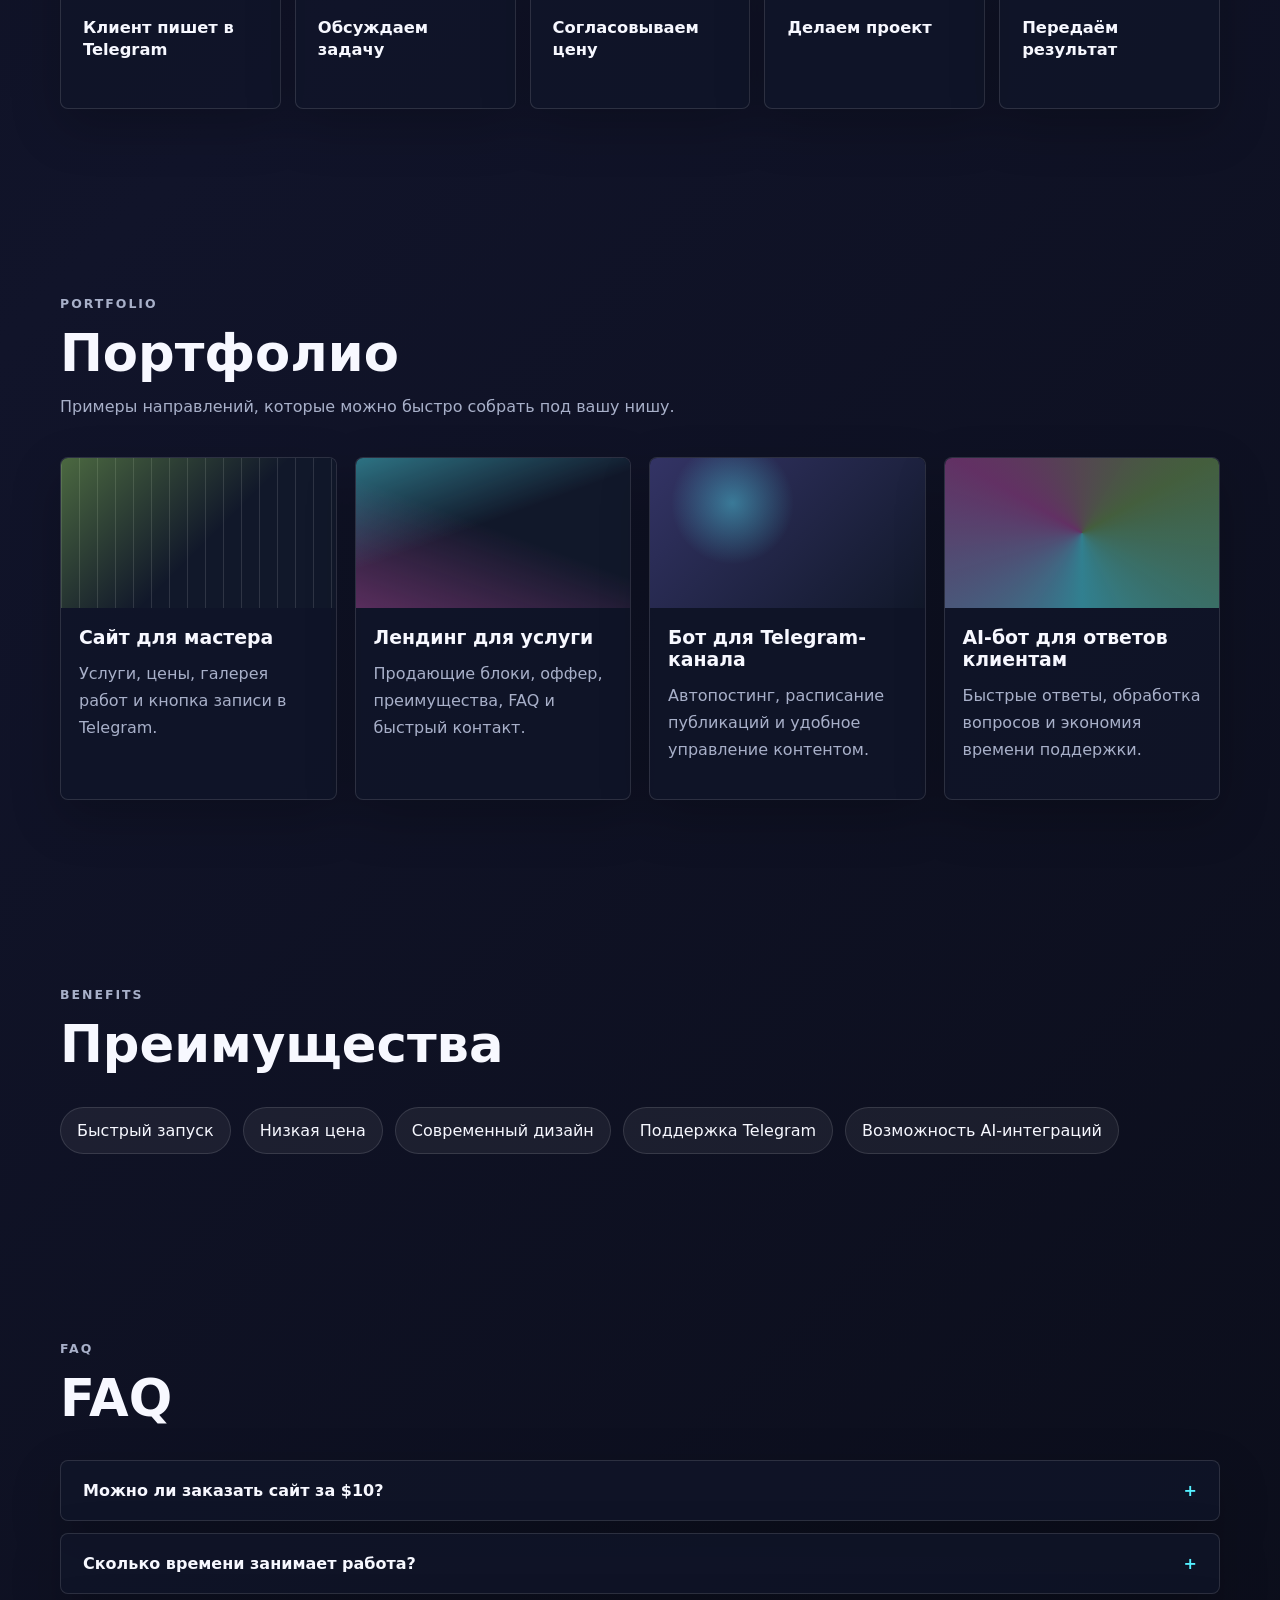
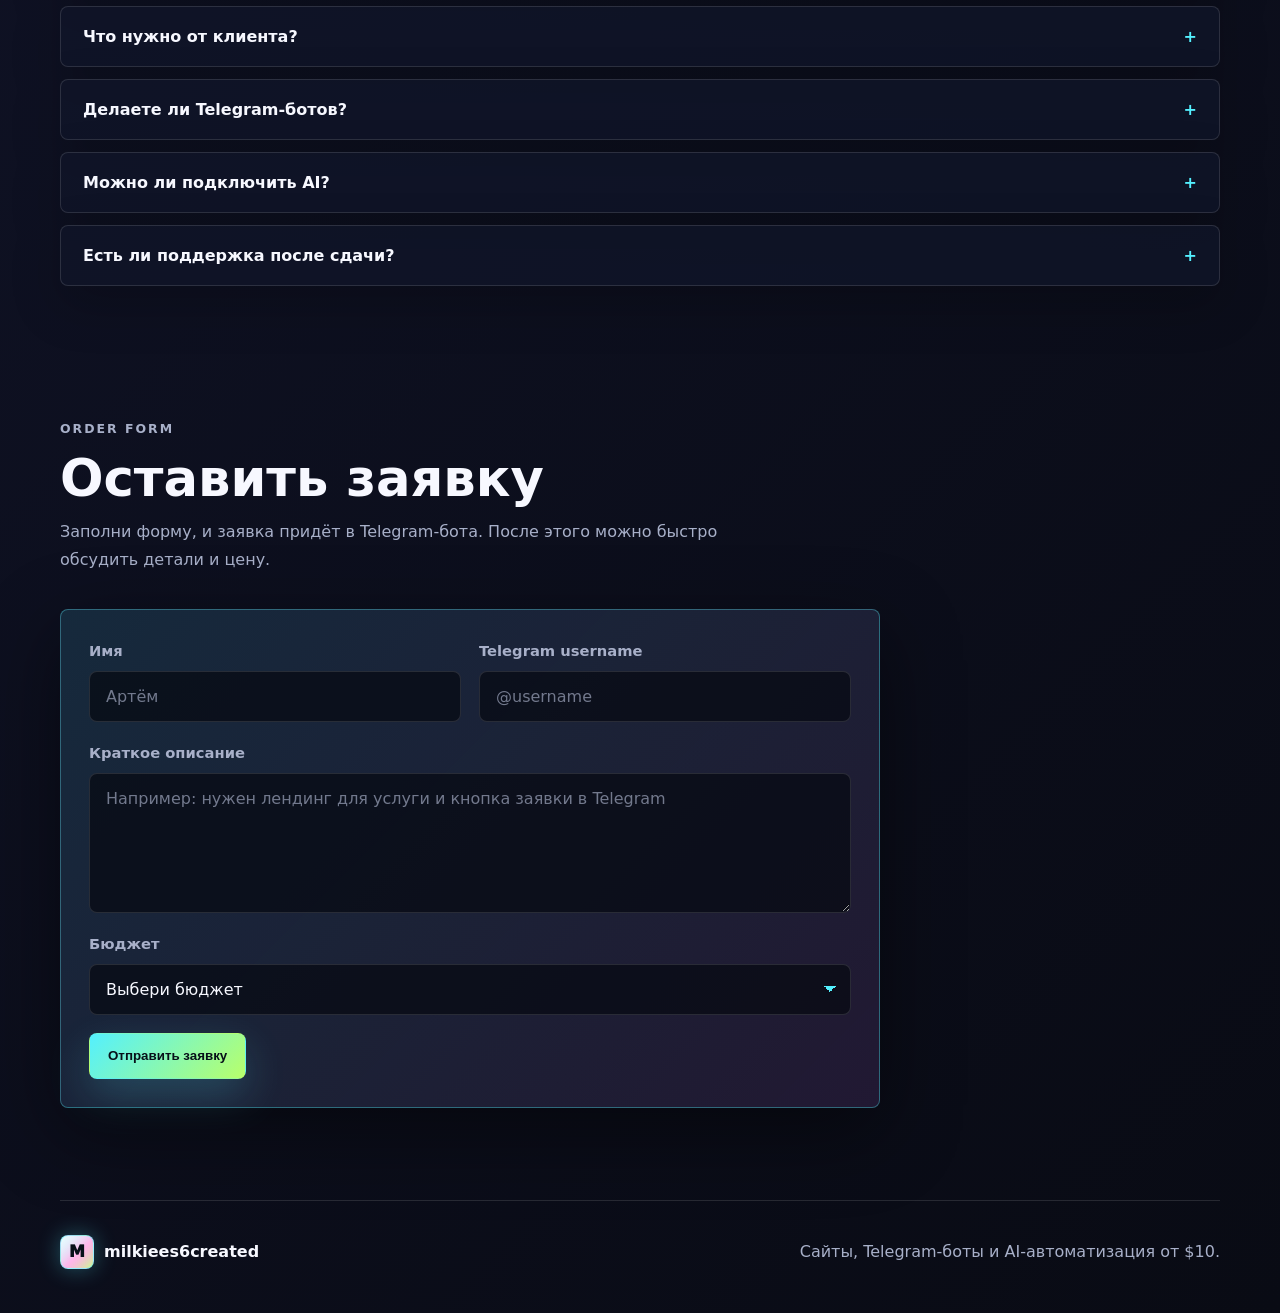
<file: бот/index.html>
<!DOCTYPE html>
<html lang="ru">
  <head>
    <meta charset="UTF-8" />
    <meta name="viewport" content="width=device-width, initial-scale=1.0" />
    <title>milkiees6created - сайты, Telegram-боты и AI-автоматизация от $10</title>
    <meta
      name="description"
      content="Студия milkiees6created создает современные сайты, лендинги, Telegram-ботов, автопостинг и AI-автоматизации для бизнеса от $10 до $50+."
    />
    <meta name="theme-color" content="#080a12" />
    <link rel="icon" href="./assets/logo.svg" type="image/svg+xml" />
    <link rel="preload" href="styles.css" as="style" />
    <link rel="stylesheet" href="styles.css" />
  </head>
  <body>
    <div class="page-glow" aria-hidden="true"></div>

    <header class="site-header" id="top">
      <nav class="nav" aria-label="Главное меню">
        <a class="brand" href="#top" aria-label="milkiees6created">
          <span class="logo-mark" aria-hidden="true">M</span>
          <span>milkiees6created</span>
        </a>

        <button class="nav-toggle" type="button" aria-label="Открыть меню" aria-expanded="false">
          <span></span>
          <span></span>
          <span></span>
        </button>

        <div class="nav-links" data-nav>
          <a href="#services">Услуги</a>
          <a href="#pricing">Цены</a>
          <a href="#process">Как работает</a>
          <a href="#portfolio">Портфолио</a>
          <a href="#order">Заказ</a>
          <a href="#faq">FAQ</a>
        </div>

        <a class="header-cta" href="#order">
          Заказать в Telegram
        </a>
      </nav>
    </header>

    <main>
      <section class="hero section">
        <div class="hero-content reveal">
          <p class="eyebrow">digital studio / fast launch / fair price</p>
          <h1>Сайты, Telegram-боты и AI-автоматизация от $10</h1>
          <p class="hero-text">
            Создаём быстрые сайты, Telegram-ботов, автопостинг и AI-автоматизации для бизнеса,
            каналов, блогеров и онлайн-продаж.
          </p>
          <div class="hero-actions">
            <a class="btn btn-primary" href="#order">
              Заказать в Telegram
            </a>
            <a class="btn btn-secondary" href="#services">Смотреть услуги</a>
          </div>
          <div class="hero-stats" aria-label="Преимущества студии">
            <div>
              <strong>$10+</strong>
              <span>старт проекта</span>
            </div>
            <div>
              <strong>24h</strong>
              <span>быстрая оценка</span>
            </div>
            <div>
              <strong>AI</strong>
              <span>интеграции</span>
            </div>
          </div>
        </div>

        <div class="hero-visual reveal" aria-label="Превью услуг milkiees6created">
          <div class="dashboard-card">
            <div class="window-bar">
              <span></span>
              <span></span>
              <span></span>
            </div>
            <div class="mock-header">
              <div>
                <span class="pulse-dot"></span>
                online build
              </div>
              <strong>$10-50</strong>
            </div>
            <div class="mock-grid">
              <article>
                <span>01</span>
                <b>Landing</b>
                <small>SEO + animation</small>
              </article>
              <article>
                <span>02</span>
                <b>Telegram Bot</b>
                <small>orders + replies</small>
              </article>
              <article>
                <span>03</span>
                <b>Autoposting</b>
                <small>channels + schedule</small>
              </article>
              <article>
                <span>04</span>
                <b>AI Flow</b>
                <small>smart automation</small>
              </article>
            </div>
          </div>
        </div>
      </section>

      <section class="section" id="services">
        <div class="section-heading reveal">
          <p class="eyebrow">services</p>
          <h2>Услуги</h2>
          <p>От простой страницы до связки Telegram, CRM, Google Sheets и AI.</p>
        </div>
        <div class="cards services-grid">
          <article class="card reveal">
            <span class="icon">◇</span>
            <h3>Сайт-визитка</h3>
            <p>Компактная страница для мастера, эксперта, услуги или мини-бренда.</p>
            <strong>от $10</strong>
          </article>
          <article class="card reveal">
            <span class="icon">▣</span>
            <h3>Лендинг</h3>
            <p>Продающая структура, блоки доверия, CTA, адаптив и аккуратные анимации.</p>
            <strong>от $25</strong>
          </article>
          <article class="card reveal">
            <span class="icon">✦</span>
            <h3>Telegram-бот</h3>
            <p>Заявки, меню, ответы, сбор данных и базовая автоматизация общения.</p>
            <strong>от $20</strong>
          </article>
          <article class="card reveal">
            <span class="icon">↗</span>
            <h3>Бот с автопостингом</h3>
            <p>Публикации по расписанию, каналы, контент-планы и быстрые сценарии.</p>
            <strong>от $30</strong>
          </article>
          <article class="card reveal">
            <span class="icon">AI</span>
            <h3>AI-автоматизация</h3>
            <p>Ответы клиентам, генерация текстов, обработка заявок и умные процессы.</p>
            <strong>от $40</strong>
          </article>
          <article class="card reveal">
            <span class="icon">⌁</span>
            <h3>Интеграции</h3>
            <p>Google Sheets, CRM, Telegram, формы, уведомления и связка сервисов.</p>
            <strong>от $50</strong>
          </article>
        </div>
      </section>

      <section class="section pricing-section" id="pricing">
        <div class="section-heading reveal">
          <p class="eyebrow">pricing</p>
          <h2>Цены</h2>
          <p>Простая сетка тарифов без лишней путаницы. Финальная цена зависит от задачи.</p>
        </div>
        <div class="pricing-grid">
          <article class="price-card reveal">
            <div>
              <h3>Basic</h3>
              <p class="price">$10-20</p>
            </div>
            <ul>
              <li>1 страница</li>
              <li>адаптивный дизайн</li>
              <li>кнопка Telegram</li>
              <li>базовая настройка</li>
            </ul>
            <a class="btn btn-secondary" href="#order">
              Выбрать
            </a>
          </article>
          <article class="price-card featured reveal">
            <div class="badge">popular</div>
            <div>
              <h3>Standard</h3>
              <p class="price">$25-40</p>
            </div>
            <ul>
              <li>лендинг 3-5 блоков</li>
              <li>форма заявки</li>
              <li>анимации</li>
              <li>SEO-структура</li>
            </ul>
            <a class="btn btn-primary" href="#order">
              Выбрать
            </a>
          </article>
          <article class="price-card reveal">
            <div>
              <h3>Pro</h3>
              <p class="price">$40-50+</p>
            </div>
            <ul>
              <li>Telegram-бот</li>
              <li>автопостинг</li>
              <li>AI-функции</li>
              <li>интеграции</li>
            </ul>
            <a class="btn btn-secondary" href="#order">
              Выбрать
            </a>
          </article>
        </div>
      </section>

      <section class="section" id="process">
        <div class="section-heading reveal">
          <p class="eyebrow">workflow</p>
          <h2>Как это работает</h2>
          <p>Без сложных брифов и долгих созвонов: быстро понимаем задачу и запускаем проект.</p>
        </div>
        <div class="timeline">
          <article class="step reveal">
            <span>01</span>
            <h3>Клиент пишет в Telegram</h3>
          </article>
          <article class="step reveal">
            <span>02</span>
            <h3>Обсуждаем задачу</h3>
          </article>
          <article class="step reveal">
            <span>03</span>
            <h3>Согласовываем цену</h3>
          </article>
          <article class="step reveal">
            <span>04</span>
            <h3>Делаем проект</h3>
          </article>
          <article class="step reveal">
            <span>05</span>
            <h3>Передаём результат</h3>
          </article>
        </div>
      </section>

      <section class="section" id="portfolio">
        <div class="section-heading reveal">
          <p class="eyebrow">portfolio</p>
          <h2>Портфолио</h2>
          <p>Примеры направлений, которые можно быстро собрать под вашу нишу.</p>
        </div>
        <div class="portfolio-grid">
          <article class="portfolio-card reveal">
            <div class="portfolio-preview master"></div>
            <h3>Сайт для мастера</h3>
            <p>Услуги, цены, галерея работ и кнопка записи в Telegram.</p>
          </article>
          <article class="portfolio-card reveal">
            <div class="portfolio-preview landing"></div>
            <h3>Лендинг для услуги</h3>
            <p>Продающие блоки, оффер, преимущества, FAQ и быстрый контакт.</p>
          </article>
          <article class="portfolio-card reveal">
            <div class="portfolio-preview posting"></div>
            <h3>Бот для Telegram-канала</h3>
            <p>Автопостинг, расписание публикаций и удобное управление контентом.</p>
          </article>
          <article class="portfolio-card reveal">
            <div class="portfolio-preview ai"></div>
            <h3>AI-бот для ответов клиентам</h3>
            <p>Быстрые ответы, обработка вопросов и экономия времени поддержки.</p>
          </article>
        </div>
      </section>

      <section class="section benefits">
        <div class="section-heading reveal">
          <p class="eyebrow">benefits</p>
          <h2>Преимущества</h2>
        </div>
        <div class="benefits-list reveal">
          <span>Быстрый запуск</span>
          <span>Низкая цена</span>
          <span>Современный дизайн</span>
          <span>Поддержка Telegram</span>
          <span>Возможность AI-интеграций</span>
        </div>
      </section>

      <section class="section" id="faq">
        <div class="section-heading reveal">
          <p class="eyebrow">faq</p>
          <h2>FAQ</h2>
        </div>
        <div class="faq-list">
          <details class="faq-item reveal">
            <summary>Можно ли заказать сайт за $10?</summary>
            <p>Да, если это простая страница-визитка с базовой структурой и кнопкой Telegram.</p>
          </details>
          <details class="faq-item reveal">
            <summary>Сколько времени занимает работа?</summary>
            <p>Небольшие проекты часто можно подготовить за 1-3 дня после согласования деталей.</p>
          </details>
          <details class="faq-item reveal">
            <summary>Что нужно от клиента?</summary>
            <p>Описание задачи, тексты, ссылки, примеры стиля и контакт Telegram для кнопок.</p>
          </details>
          <details class="faq-item reveal">
            <summary>Делаете ли Telegram-ботов?</summary>
            <p>Да, можно заказать простого бота, автопостинг, меню, заявки и интеграции.</p>
          </details>
          <details class="faq-item reveal">
            <summary>Можно ли подключить AI?</summary>
            <p>Да, AI можно добавить для ответов клиентам, генерации текстов и автоматизации задач.</p>
          </details>
          <details class="faq-item reveal">
            <summary>Есть ли поддержка после сдачи?</summary>
            <p>Да, можно обсудить поддержку, небольшие правки и развитие проекта после запуска.</p>
          </details>
        </div>
      </section>

      <section class="section order-section" id="order">
        <div class="section-heading reveal">
          <p class="eyebrow">order form</p>
          <h2>Оставить заявку</h2>
          <p>Заполни форму, и заявка придёт в Telegram-бота. После этого можно быстро обсудить детали и цену.</p>
        </div>

        <form class="order-form reveal" id="orderForm">
          <div class="form-grid">
            <label>
              <span>Имя</span>
              <input type="text" name="name" placeholder="Артём" autocomplete="name" required />
            </label>
            <label>
              <span>Telegram username</span>
              <input type="text" name="username" placeholder="@username" autocomplete="off" required />
            </label>
          </div>

          <label>
            <span>Краткое описание</span>
            <textarea
              name="description"
              rows="5"
              placeholder="Например: нужен лендинг для услуги и кнопка заявки в Telegram"
              required
            ></textarea>
          </label>

          <label>
            <span>Бюджет</span>
            <select name="budget" required>
              <option value="" selected disabled>Выбери бюджет</option>
              <option value="$10-20">$10-20</option>
              <option value="$25-40">$25-40</option>
              <option value="$40-50+">$40-50+</option>
              <option value="Нужно обсудить">Нужно обсудить</option>
            </select>
          </label>

          <div class="form-footer">
            <button class="btn btn-primary" type="submit">Отправить заявку</button>
            <p class="form-status" role="status" aria-live="polite"></p>
          </div>
        </form>
      </section>
    </main>

    <footer class="footer">
      <a class="brand" href="#top">
        <span class="logo-mark logo-mark-small" aria-hidden="true">M</span>
        <span>milkiees6created</span>
      </a>
      <p>Сайты, Telegram-боты и AI-автоматизация от $10.</p>
    </footer>

    <script src="script.js"></script>
  </body>
</html>
</file>
<file: styles.css>
:root {
  --bg: #080a12;
  --bg-soft: #0d1020;
  --surface: rgba(17, 22, 41, 0.76);
  --surface-strong: rgba(22, 28, 52, 0.92);
  --line: rgba(255, 255, 255, 0.12);
  --line-strong: rgba(90, 242, 255, 0.34);
  --text: #f7f8ff;
  --muted: #a8b0c9;
  --cyan: #54f0ff;
  --pink: #ff5fd2;
  --lime: #b8ff6a;
  --violet: #8c7bff;
  --shadow: 0 24px 80px rgba(0, 0, 0, 0.45);
  --radius: 8px;
  --max-width: 1160px;
}

* {
  box-sizing: border-box;
}

html {
  scroll-behavior: smooth;
}

body {
  min-width: 320px;
  margin: 0;
  color: var(--text);
  font-family: Inter, ui-sans-serif, system-ui, -apple-system, BlinkMacSystemFont, "Segoe UI", sans-serif;
  background:
    radial-gradient(circle at 15% 15%, rgba(84, 240, 255, 0.16), transparent 34rem),
    radial-gradient(circle at 85% 4%, rgba(255, 95, 210, 0.14), transparent 28rem),
    linear-gradient(135deg, #080a12 0%, #11142a 48%, #090b14 100%);
  overflow-x: hidden;
}

body.nav-open {
  overflow: hidden;
}

a {
  color: inherit;
  text-decoration: none;
}

button,
a {
  -webkit-tap-highlight-color: transparent;
}

.page-glow {
  position: fixed;
  inset: 0;
  z-index: -1;
  background-image:
    linear-gradient(rgba(255, 255, 255, 0.035) 1px, transparent 1px),
    linear-gradient(90deg, rgba(255, 255, 255, 0.035) 1px, transparent 1px);
  background-size: 64px 64px;
  mask-image: linear-gradient(to bottom, rgba(0, 0, 0, 0.9), transparent 86%);
}

.site-header {
  position: sticky;
  top: 0;
  z-index: 20;
  border-bottom: 1px solid rgba(255, 255, 255, 0.08);
  background: rgba(8, 10, 18, 0.72);
  backdrop-filter: blur(18px);
}

.nav {
  display: flex;
  align-items: center;
  justify-content: space-between;
  width: min(100% - 32px, var(--max-width));
  min-height: 76px;
  margin: 0 auto;
  gap: 20px;
}

.brand {
  display: inline-flex;
  align-items: center;
  gap: 10px;
  flex: 0 0 auto;
  font-weight: 800;
  letter-spacing: 0;
}

.brand img {
  display: block;
  filter: drop-shadow(0 0 16px rgba(84, 240, 255, 0.4));
}

.brand-logo-image {
  width: 42px;
  height: 42px;
  border: 1px solid rgba(255, 255, 255, 0.72);
  border-radius: var(--radius);
  object-fit: cover;
  object-position: center top;
  box-shadow:
    0 0 0 3px rgba(84, 240, 255, 0.08),
    0 0 22px rgba(84, 240, 255, 0.52),
    0 0 34px rgba(255, 95, 210, 0.26);
  filter: saturate(1.08) drop-shadow(0 0 12px rgba(84, 240, 255, 0.4));
}

.brand-logo-image-small {
  width: 38px;
  height: 38px;
}

.logo-mark {
  display: inline-flex;
  align-items: center;
  justify-content: center;
  width: 38px;
  height: 38px;
  border: 1px solid rgba(84, 240, 255, 0.55);
  border-radius: var(--radius);
  color: #071019;
  background:
    linear-gradient(135deg, rgba(255, 255, 255, 0.9), rgba(255, 255, 255, 0.25)),
    linear-gradient(135deg, var(--cyan), var(--pink) 55%, var(--lime));
  box-shadow: 0 0 22px rgba(84, 240, 255, 0.32);
  font-size: 1.1rem;
  font-weight: 950;
}

.logo-mark-small {
  width: 34px;
  height: 34px;
  font-size: 1rem;
}

.nav-links {
  display: flex;
  align-items: center;
  justify-content: center;
  gap: 22px;
  color: var(--muted);
  font-size: 0.94rem;
}

.nav-links a {
  transition: color 0.2s ease, transform 0.2s ease;
}

.nav-links a:hover {
  color: var(--text);
  transform: translateY(-1px);
}

.header-cta,
.btn {
  display: inline-flex;
  align-items: center;
  justify-content: center;
  min-height: 46px;
  border: 1px solid transparent;
  border-radius: var(--radius);
  padding: 0 18px;
  font-weight: 800;
  line-height: 1;
  transition: transform 0.2s ease, border-color 0.2s ease, background 0.2s ease, box-shadow 0.2s ease;
}

.header-cta,
.btn-primary {
  color: #071019;
  background: linear-gradient(135deg, var(--cyan), var(--lime));
  box-shadow: 0 16px 40px rgba(84, 240, 255, 0.2);
}

.btn-secondary {
  color: var(--text);
  border-color: var(--line);
  background: rgba(255, 255, 255, 0.06);
}

.header-cta:hover,
.btn:hover {
  transform: translateY(-2px);
  box-shadow: 0 18px 48px rgba(84, 240, 255, 0.25);
}

.nav-toggle {
  display: none;
  width: 44px;
  height: 44px;
  border: 1px solid var(--line);
  border-radius: var(--radius);
  background: rgba(255, 255, 255, 0.06);
}

.nav-toggle span {
  display: block;
  width: 18px;
  height: 2px;
  margin: 4px auto;
  border-radius: 999px;
  background: var(--text);
  transition: transform 0.2s ease, opacity 0.2s ease;
}

.section {
  width: min(100% - 32px, var(--max-width));
  margin: 0 auto;
  padding: 92px 0;
}

.hero {
  display: grid;
  grid-template-columns: minmax(0, 1.05fr) minmax(320px, 0.95fr);
  gap: 52px;
  align-items: center;
  min-height: calc(100vh - 76px);
  padding-top: 78px;
}

.eyebrow {
  margin: 0 0 14px;
  color: var(--cyan);
  font-size: 0.78rem;
  font-weight: 900;
  letter-spacing: 0.16em;
  text-transform: uppercase;
}

h1,
h2,
h3,
p {
  margin-top: 0;
}

h1 {
  max-width: 760px;
  margin-bottom: 22px;
  font-size: clamp(3rem, 8vw, 6.6rem);
  line-height: 0.92;
  letter-spacing: 0;
}

h2 {
  margin-bottom: 14px;
  font-size: clamp(2rem, 4vw, 3.6rem);
  line-height: 1;
  letter-spacing: 0;
}

h3 {
  margin-bottom: 12px;
  font-size: 1.18rem;
}

.hero-text,
.section-heading p,
.card p,
.portfolio-card p,
.final-cta p,
.order-form span,
.footer p,
.faq-item p {
  color: var(--muted);
  line-height: 1.7;
}

.hero-text {
  max-width: 650px;
  margin-bottom: 30px;
  font-size: 1.16rem;
}

.hero-actions {
  display: flex;
  flex-wrap: wrap;
  gap: 14px;
  margin-bottom: 34px;
}

.hero-stats {
  display: grid;
  grid-template-columns: repeat(3, minmax(0, 1fr));
  gap: 12px;
  max-width: 560px;
}

.hero-stats div {
  min-height: 88px;
  border: 1px solid var(--line);
  border-radius: var(--radius);
  padding: 18px;
  background: rgba(255, 255, 255, 0.045);
}

.hero-stats strong {
  display: block;
  margin-bottom: 6px;
  font-size: 1.45rem;
}

.hero-stats span {
  color: var(--muted);
  font-size: 0.9rem;
}

.hero-visual {
  position: relative;
}

.dashboard-card {
  position: relative;
  min-height: 520px;
  border: 1px solid var(--line-strong);
  border-radius: var(--radius);
  padding: 20px;
  background:
    linear-gradient(135deg, rgba(84, 240, 255, 0.14), transparent 42%),
    linear-gradient(315deg, rgba(255, 95, 210, 0.16), transparent 38%),
    var(--surface);
  box-shadow: var(--shadow), inset 0 0 80px rgba(255, 255, 255, 0.04);
  overflow: hidden;
}

.dashboard-card::before {
  content: "";
  position: absolute;
  inset: 64px 22px auto auto;
  width: 128px;
  height: 128px;
  border: 1px solid rgba(184, 255, 106, 0.28);
  transform: rotate(18deg);
}

.window-bar {
  display: flex;
  gap: 8px;
  margin-bottom: 26px;
}

.window-bar span {
  width: 10px;
  height: 10px;
  border-radius: 50%;
  background: var(--pink);
}

.window-bar span:nth-child(2) {
  background: var(--cyan);
}

.window-bar span:nth-child(3) {
  background: var(--lime);
}

.mock-header {
  display: flex;
  justify-content: space-between;
  gap: 18px;
  margin-bottom: 22px;
  color: var(--muted);
}

.mock-header div {
  display: flex;
  align-items: center;
  gap: 9px;
}

.pulse-dot {
  width: 9px;
  height: 9px;
  border-radius: 50%;
  background: var(--lime);
  box-shadow: 0 0 0 8px rgba(184, 255, 106, 0.14);
}

.mock-header strong {
  color: var(--text);
}

.mock-grid {
  display: grid;
  grid-template-columns: repeat(2, minmax(0, 1fr));
  gap: 14px;
}

.mock-grid article {
  min-height: 178px;
  border: 1px solid var(--line);
  border-radius: var(--radius);
  padding: 18px;
  background: rgba(8, 10, 18, 0.62);
}

.mock-grid span {
  color: var(--cyan);
  font-weight: 900;
}

.mock-grid b {
  display: block;
  margin: 40px 0 8px;
  font-size: 1.2rem;
}

.mock-grid small {
  color: var(--muted);
}

.section-heading {
  max-width: 720px;
  margin-bottom: 36px;
}

.cards,
.pricing-grid,
.portfolio-grid {
  display: grid;
  gap: 18px;
}

.services-grid {
  grid-template-columns: repeat(3, minmax(0, 1fr));
}

.card,
.price-card,
.portfolio-card,
.faq-item,
.step {
  border: 1px solid var(--line);
  border-radius: var(--radius);
  background: var(--surface);
  box-shadow: 0 18px 50px rgba(0, 0, 0, 0.22);
  transition: transform 0.22s ease, border-color 0.22s ease, background 0.22s ease;
}

.card:hover,
.price-card:hover,
.portfolio-card:hover,
.faq-item:hover,
.step:hover {
  transform: translateY(-4px);
  border-color: var(--line-strong);
  background: var(--surface-strong);
}

.card {
  min-height: 250px;
  padding: 24px;
}

.icon {
  display: inline-flex;
  align-items: center;
  justify-content: center;
  width: 42px;
  height: 42px;
  margin-bottom: 22px;
  border: 1px solid rgba(84, 240, 255, 0.28);
  border-radius: var(--radius);
  color: var(--cyan);
  background: rgba(84, 240, 255, 0.09);
  font-weight: 900;
}

.card strong {
  display: inline-block;
  margin-top: 12px;
  color: var(--lime);
}

.pricing-grid {
  grid-template-columns: repeat(3, minmax(0, 1fr));
  align-items: stretch;
}

.price-card {
  position: relative;
  display: flex;
  flex-direction: column;
  min-height: 430px;
  padding: 28px;
}

.price-card.featured {
  border-color: rgba(84, 240, 255, 0.56);
  background:
    linear-gradient(135deg, rgba(84, 240, 255, 0.14), rgba(255, 95, 210, 0.08)),
    var(--surface-strong);
}

.badge {
  position: absolute;
  top: 18px;
  right: 18px;
  border: 1px solid rgba(184, 255, 106, 0.35);
  border-radius: 999px;
  padding: 6px 10px;
  color: var(--lime);
  font-size: 0.72rem;
  font-weight: 900;
  text-transform: uppercase;
}

.price {
  margin-bottom: 26px;
  color: var(--cyan);
  font-size: 2.1rem;
  font-weight: 900;
}

.price-card ul {
  display: grid;
  gap: 14px;
  margin: 0 0 28px;
  padding: 0;
  list-style: none;
  color: var(--muted);
}

.price-card li {
  position: relative;
  padding-left: 24px;
}

.price-card li::before {
  content: "";
  position: absolute;
  top: 0.62em;
  left: 0;
  width: 9px;
  height: 9px;
  border-radius: 50%;
  background: linear-gradient(135deg, var(--cyan), var(--lime));
}

.price-card .btn {
  margin-top: auto;
}

.timeline {
  display: grid;
  grid-template-columns: repeat(5, minmax(0, 1fr));
  gap: 14px;
}

.step {
  min-height: 172px;
  padding: 22px;
}

.step span {
  display: block;
  margin-bottom: 38px;
  color: var(--cyan);
  font-weight: 900;
}

.step h3 {
  margin-bottom: 0;
  font-size: 1.02rem;
  line-height: 1.35;
}

.portfolio-grid {
  grid-template-columns: repeat(4, minmax(0, 1fr));
}

.portfolio-card {
  overflow: hidden;
}

.portfolio-card h3,
.portfolio-card p {
  padding: 0 18px;
}

.portfolio-card p {
  padding-bottom: 20px;
}

.portfolio-preview {
  min-height: 150px;
  margin-bottom: 18px;
  background:
    linear-gradient(135deg, rgba(84, 240, 255, 0.24), transparent),
    linear-gradient(315deg, rgba(255, 95, 210, 0.22), transparent),
    #12182c;
}

.portfolio-preview.master {
  background:
    linear-gradient(135deg, rgba(184, 255, 106, 0.35), transparent 54%),
    repeating-linear-gradient(90deg, rgba(255, 255, 255, 0.12) 0 1px, transparent 1px 18px),
    #11182a;
}

.portfolio-preview.landing {
  background:
    linear-gradient(160deg, rgba(84, 240, 255, 0.42), transparent 45%),
    linear-gradient(20deg, rgba(255, 95, 210, 0.3), transparent 52%),
    #11182a;
}

.portfolio-preview.posting {
  background:
    radial-gradient(circle at 30% 30%, rgba(84, 240, 255, 0.4), transparent 28%),
    linear-gradient(135deg, rgba(140, 123, 255, 0.28), transparent),
    #11182a;
}

.portfolio-preview.ai {
  background:
    conic-gradient(from 180deg, rgba(84, 240, 255, 0.48), rgba(255, 95, 210, 0.34), rgba(184, 255, 106, 0.3), rgba(84, 240, 255, 0.48)),
    #11182a;
}

.benefits-list {
  display: flex;
  flex-wrap: wrap;
  gap: 12px;
}

.benefits-list span {
  border: 1px solid var(--line);
  border-radius: 999px;
  padding: 13px 16px;
  color: var(--text);
  background: rgba(255, 255, 255, 0.06);
}

.faq-list {
  display: grid;
  gap: 12px;
}

.faq-item {
  padding: 0;
}

.faq-item summary {
  cursor: pointer;
  padding: 20px 22px;
  font-weight: 800;
  list-style: none;
}

.faq-item summary::-webkit-details-marker {
  display: none;
}

.faq-item summary::after {
  content: "+";
  float: right;
  color: var(--cyan);
}

.faq-item[open] summary::after {
  content: "-";
}

.faq-item p {
  margin: 0;
  padding: 0 22px 22px;
}

.order-section {
  padding-top: 40px;
}

.order-form {
  display: grid;
  gap: 18px;
  max-width: 820px;
  border: 1px solid var(--line-strong);
  border-radius: var(--radius);
  padding: 28px;
  background:
    linear-gradient(135deg, rgba(84, 240, 255, 0.1), rgba(255, 95, 210, 0.08)),
    var(--surface);
  box-shadow: var(--shadow);
}

.form-grid {
  display: grid;
  grid-template-columns: repeat(2, minmax(0, 1fr));
  gap: 18px;
}

.order-form label {
  display: grid;
  gap: 8px;
}

.order-form span {
  font-size: 0.92rem;
  font-weight: 800;
}

.order-form input,
.order-form textarea,
.order-form select {
  width: 100%;
  border: 1px solid var(--line);
  border-radius: var(--radius);
  padding: 15px 16px;
  color: var(--text);
  background: rgba(8, 10, 18, 0.72);
  font: inherit;
  outline: none;
  transition: border-color 0.2s ease, box-shadow 0.2s ease, background 0.2s ease;
}

.order-form textarea {
  resize: vertical;
  min-height: 140px;
}

.order-form select {
  appearance: none;
  background-image: linear-gradient(45deg, transparent 50%, var(--cyan) 50%),
    linear-gradient(135deg, var(--cyan) 50%, transparent 50%);
  background-position: calc(100% - 20px) 50%, calc(100% - 14px) 50%;
  background-size: 6px 6px, 6px 6px;
  background-repeat: no-repeat;
}

.order-form input:focus,
.order-form textarea:focus,
.order-form select:focus {
  border-color: var(--cyan);
  background: rgba(8, 10, 18, 0.9);
  box-shadow: 0 0 0 4px rgba(84, 240, 255, 0.12);
}

.order-form input::placeholder,
.order-form textarea::placeholder {
  color: rgba(168, 176, 201, 0.66);
}

.form-footer {
  display: flex;
  align-items: center;
  gap: 18px;
}

.form-status {
  min-height: 24px;
  margin: 0;
  color: var(--muted);
  line-height: 1.5;
}

.form-status.success {
  color: var(--lime);
}

.form-status.error {
  color: var(--pink);
}

.final-cta {
  display: flex;
  align-items: center;
  justify-content: space-between;
  gap: 28px;
  border: 1px solid var(--line-strong);
  border-radius: var(--radius);
  padding: 42px;
  background:
    linear-gradient(135deg, rgba(84, 240, 255, 0.15), rgba(255, 95, 210, 0.1)),
    var(--surface);
  box-shadow: var(--shadow);
}

.final-cta h2 {
  max-width: 780px;
}

.final-cta p {
  margin-bottom: 0;
}

.footer {
  display: flex;
  align-items: center;
  justify-content: space-between;
  width: min(100% - 32px, var(--max-width));
  margin: 0 auto;
  padding: 34px 0 44px;
  border-top: 1px solid var(--line);
}

.footer p {
  margin: 0;
}

.reveal {
  opacity: 0;
  transform: translateY(24px);
  transition: opacity 0.65s ease, transform 0.65s ease;
}

.reveal.is-visible {
  opacity: 1;
  transform: translateY(0);
}

@media (max-width: 980px) {
  .nav {
    min-height: 68px;
  }

  .nav-toggle {
    display: block;
  }

  .nav-links {
    position: fixed;
    top: 68px;
    left: 16px;
    right: 16px;
    display: grid;
    gap: 8px;
    padding: 18px;
    border: 1px solid var(--line);
    border-radius: var(--radius);
    background: rgba(8, 10, 18, 0.96);
    box-shadow: var(--shadow);
    transform: translateY(-14px);
    opacity: 0;
    pointer-events: none;
    transition: opacity 0.2s ease, transform 0.2s ease;
  }

  .nav-links a {
    padding: 12px;
  }

  body.nav-open .nav-links {
    transform: translateY(0);
    opacity: 1;
    pointer-events: auto;
  }

  body.nav-open .nav-toggle span:nth-child(1) {
    transform: translateY(6px) rotate(45deg);
  }

  body.nav-open .nav-toggle span:nth-child(2) {
    opacity: 0;
  }

  body.nav-open .nav-toggle span:nth-child(3) {
    transform: translateY(-6px) rotate(-45deg);
  }

  .header-cta {
    display: none;
  }

  .hero {
    grid-template-columns: 1fr;
    min-height: auto;
    padding-top: 64px;
  }

  .dashboard-card {
    min-height: 420px;
  }

  .services-grid,
  .pricing-grid {
    grid-template-columns: repeat(2, minmax(0, 1fr));
  }

  .timeline,
  .portfolio-grid {
    grid-template-columns: repeat(2, minmax(0, 1fr));
  }
}

@media (max-width: 680px) {
  .section {
    width: min(100% - 24px, var(--max-width));
    padding: 64px 0;
  }

  .brand span {
    max-width: 190px;
    overflow-wrap: anywhere;
  }

  h1 {
    font-size: 3.15rem;
  }

  .hero-actions,
  .form-footer,
  .final-cta {
    align-items: stretch;
    flex-direction: column;
  }

  .hero-stats,
  .form-grid,
  .services-grid,
  .pricing-grid,
  .timeline,
  .portfolio-grid,
  .mock-grid {
    grid-template-columns: 1fr;
  }

  .hero-stats div {
    min-height: auto;
  }

  .dashboard-card {
    min-height: auto;
  }

  .mock-grid article {
    min-height: 132px;
  }

  .mock-grid b {
    margin-top: 22px;
  }

  .price-card {
    min-height: auto;
  }

  .final-cta {
    padding: 26px;
  }

  .footer {
    align-items: flex-start;
    flex-direction: column;
    gap: 14px;
  }
}

@media (prefers-reduced-motion: reduce) {
  *,
  *::before,
  *::after {
    scroll-behavior: auto !important;
    transition-duration: 0.01ms !important;
    animation-duration: 0.01ms !important;
  }

  .reveal {
    opacity: 1;
    transform: none;
  }
}
</file>
<file: milkiees6created-site/styles.css>
:root {
  --bg: #080a12;
  --bg-soft: #0d1020;
  --surface: rgba(17, 22, 41, 0.76);
  --surface-strong: rgba(22, 28, 52, 0.92);
  --line: rgba(255, 255, 255, 0.12);
  --line-strong: rgba(90, 242, 255, 0.34);
  --text: #f7f8ff;
  --muted: #a8b0c9;
  --cyan: #54f0ff;
  --pink: #ff5fd2;
  --lime: #b8ff6a;
  --violet: #8c7bff;
  --shadow: 0 24px 80px rgba(0, 0, 0, 0.45);
  --radius: 8px;
  --max-width: 1160px;
}

* {
  box-sizing: border-box;
}

html {
  scroll-behavior: smooth;
}

body {
  min-width: 320px;
  margin: 0;
  color: var(--text);
  font-family: Inter, ui-sans-serif, system-ui, -apple-system, BlinkMacSystemFont, "Segoe UI", sans-serif;
  background:
    radial-gradient(circle at 15% 15%, rgba(84, 240, 255, 0.16), transparent 34rem),
    radial-gradient(circle at 85% 4%, rgba(255, 95, 210, 0.14), transparent 28rem),
    linear-gradient(135deg, #080a12 0%, #11142a 48%, #090b14 100%);
  overflow-x: hidden;
}

body.nav-open {
  overflow: hidden;
}

a {
  color: inherit;
  text-decoration: none;
}

button,
a {
  -webkit-tap-highlight-color: transparent;
}

.page-glow {
  position: fixed;
  inset: 0;
  z-index: -1;
  background-image:
    linear-gradient(rgba(255, 255, 255, 0.035) 1px, transparent 1px),
    linear-gradient(90deg, rgba(255, 255, 255, 0.035) 1px, transparent 1px);
  background-size: 64px 64px;
  mask-image: linear-gradient(to bottom, rgba(0, 0, 0, 0.9), transparent 86%);
}

.site-header {
  position: sticky;
  top: 0;
  z-index: 20;
  border-bottom: 1px solid rgba(255, 255, 255, 0.08);
  background: rgba(8, 10, 18, 0.72);
  backdrop-filter: blur(18px);
}

.nav {
  display: flex;
  align-items: center;
  justify-content: space-between;
  width: min(100% - 32px, var(--max-width));
  min-height: 76px;
  margin: 0 auto;
  gap: 20px;
}

.brand {
  display: inline-flex;
  align-items: center;
  gap: 10px;
  flex: 0 0 auto;
  font-weight: 800;
  letter-spacing: 0;
}

.brand img {
  display: block;
  filter: drop-shadow(0 0 16px rgba(84, 240, 255, 0.4));
}

.nav-links {
  display: flex;
  align-items: center;
  justify-content: center;
  gap: 22px;
  color: var(--muted);
  font-size: 0.94rem;
}

.nav-links a {
  transition: color 0.2s ease, transform 0.2s ease;
}

.nav-links a:hover {
  color: var(--text);
  transform: translateY(-1px);
}

.header-cta,
.btn {
  display: inline-flex;
  align-items: center;
  justify-content: center;
  min-height: 46px;
  border: 1px solid transparent;
  border-radius: var(--radius);
  padding: 0 18px;
  font-weight: 800;
  line-height: 1;
  transition: transform 0.2s ease, border-color 0.2s ease, background 0.2s ease, box-shadow 0.2s ease;
}

.header-cta,
.btn-primary {
  color: #071019;
  background: linear-gradient(135deg, var(--cyan), var(--lime));
  box-shadow: 0 16px 40px rgba(84, 240, 255, 0.2);
}

.btn-secondary {
  color: var(--text);
  border-color: var(--line);
  background: rgba(255, 255, 255, 0.06);
}

.header-cta:hover,
.btn:hover {
  transform: translateY(-2px);
  box-shadow: 0 18px 48px rgba(84, 240, 255, 0.25);
}

.nav-toggle {
  display: none;
  width: 44px;
  height: 44px;
  border: 1px solid var(--line);
  border-radius: var(--radius);
  background: rgba(255, 255, 255, 0.06);
}

.nav-toggle span {
  display: block;
  width: 18px;
  height: 2px;
  margin: 4px auto;
  border-radius: 999px;
  background: var(--text);
  transition: transform 0.2s ease, opacity 0.2s ease;
}

.section {
  width: min(100% - 32px, var(--max-width));
  margin: 0 auto;
  padding: 92px 0;
}

.hero {
  display: grid;
  grid-template-columns: minmax(0, 1.05fr) minmax(320px, 0.95fr);
  gap: 52px;
  align-items: center;
  min-height: calc(100vh - 76px);
  padding-top: 78px;
}

.eyebrow {
  margin: 0 0 14px;
  color: var(--cyan);
  font-size: 0.78rem;
  font-weight: 900;
  letter-spacing: 0.16em;
  text-transform: uppercase;
}

h1,
h2,
h3,
p {
  margin-top: 0;
}

h1 {
  max-width: 760px;
  margin-bottom: 22px;
  font-size: clamp(3rem, 8vw, 6.6rem);
  line-height: 0.92;
  letter-spacing: 0;
}

h2 {
  margin-bottom: 14px;
  font-size: clamp(2rem, 4vw, 3.6rem);
  line-height: 1;
  letter-spacing: 0;
}

h3 {
  margin-bottom: 12px;
  font-size: 1.18rem;
}

.hero-text,
.section-heading p,
.card p,
.portfolio-card p,
.final-cta p,
.order-form span,
.footer p,
.faq-item p {
  color: var(--muted);
  line-height: 1.7;
}

.hero-text {
  max-width: 650px;
  margin-bottom: 30px;
  font-size: 1.16rem;
}

.hero-actions {
  display: flex;
  flex-wrap: wrap;
  gap: 14px;
  margin-bottom: 34px;
}

.hero-stats {
  display: grid;
  grid-template-columns: repeat(3, minmax(0, 1fr));
  gap: 12px;
  max-width: 560px;
}

.hero-stats div {
  min-height: 88px;
  border: 1px solid var(--line);
  border-radius: var(--radius);
  padding: 18px;
  background: rgba(255, 255, 255, 0.045);
}

.hero-stats strong {
  display: block;
  margin-bottom: 6px;
  font-size: 1.45rem;
}

.hero-stats span {
  color: var(--muted);
  font-size: 0.9rem;
}

.hero-visual {
  position: relative;
}

.dashboard-card {
  position: relative;
  min-height: 520px;
  border: 1px solid var(--line-strong);
  border-radius: var(--radius);
  padding: 20px;
  background:
    linear-gradient(135deg, rgba(84, 240, 255, 0.14), transparent 42%),
    linear-gradient(315deg, rgba(255, 95, 210, 0.16), transparent 38%),
    var(--surface);
  box-shadow: var(--shadow), inset 0 0 80px rgba(255, 255, 255, 0.04);
  overflow: hidden;
}

.dashboard-card::before {
  content: "";
  position: absolute;
  inset: 64px 22px auto auto;
  width: 128px;
  height: 128px;
  border: 1px solid rgba(184, 255, 106, 0.28);
  transform: rotate(18deg);
}

.window-bar {
  display: flex;
  gap: 8px;
  margin-bottom: 26px;
}

.window-bar span {
  width: 10px;
  height: 10px;
  border-radius: 50%;
  background: var(--pink);
}

.window-bar span:nth-child(2) {
  background: var(--cyan);
}

.window-bar span:nth-child(3) {
  background: var(--lime);
}

.mock-header {
  display: flex;
  justify-content: space-between;
  gap: 18px;
  margin-bottom: 22px;
  color: var(--muted);
}

.mock-header div {
  display: flex;
  align-items: center;
  gap: 9px;
}

.pulse-dot {
  width: 9px;
  height: 9px;
  border-radius: 50%;
  background: var(--lime);
  box-shadow: 0 0 0 8px rgba(184, 255, 106, 0.14);
}

.mock-header strong {
  color: var(--text);
}

.mock-grid {
  display: grid;
  grid-template-columns: repeat(2, minmax(0, 1fr));
  gap: 14px;
}

.mock-grid article {
  min-height: 178px;
  border: 1px solid var(--line);
  border-radius: var(--radius);
  padding: 18px;
  background: rgba(8, 10, 18, 0.62);
}

.mock-grid span {
  color: var(--cyan);
  font-weight: 900;
}

.mock-grid b {
  display: block;
  margin: 40px 0 8px;
  font-size: 1.2rem;
}

.mock-grid small {
  color: var(--muted);
}

.section-heading {
  max-width: 720px;
  margin-bottom: 36px;
}

.cards,
.pricing-grid,
.portfolio-grid {
  display: grid;
  gap: 18px;
}

.services-grid {
  grid-template-columns: repeat(3, minmax(0, 1fr));
}

.card,
.price-card,
.portfolio-card,
.faq-item,
.step {
  border: 1px solid var(--line);
  border-radius: var(--radius);
  background: var(--surface);
  box-shadow: 0 18px 50px rgba(0, 0, 0, 0.22);
  transition: transform 0.22s ease, border-color 0.22s ease, background 0.22s ease;
}

.card:hover,
.price-card:hover,
.portfolio-card:hover,
.faq-item:hover,
.step:hover {
  transform: translateY(-4px);
  border-color: var(--line-strong);
  background: var(--surface-strong);
}

.card {
  min-height: 250px;
  padding: 24px;
}

.icon {
  display: inline-flex;
  align-items: center;
  justify-content: center;
  width: 42px;
  height: 42px;
  margin-bottom: 22px;
  border: 1px solid rgba(84, 240, 255, 0.28);
  border-radius: var(--radius);
  color: var(--cyan);
  background: rgba(84, 240, 255, 0.09);
  font-weight: 900;
}

.card strong {
  display: inline-block;
  margin-top: 12px;
  color: var(--lime);
}

.pricing-grid {
  grid-template-columns: repeat(3, minmax(0, 1fr));
  align-items: stretch;
}

.price-card {
  position: relative;
  display: flex;
  flex-direction: column;
  min-height: 430px;
  padding: 28px;
}

.price-card.featured {
  border-color: rgba(84, 240, 255, 0.56);
  background:
    linear-gradient(135deg, rgba(84, 240, 255, 0.14), rgba(255, 95, 210, 0.08)),
    var(--surface-strong);
}

.badge {
  position: absolute;
  top: 18px;
  right: 18px;
  border: 1px solid rgba(184, 255, 106, 0.35);
  border-radius: 999px;
  padding: 6px 10px;
  color: var(--lime);
  font-size: 0.72rem;
  font-weight: 900;
  text-transform: uppercase;
}

.price {
  margin-bottom: 26px;
  color: var(--cyan);
  font-size: 2.1rem;
  font-weight: 900;
}

.price-card ul {
  display: grid;
  gap: 14px;
  margin: 0 0 28px;
  padding: 0;
  list-style: none;
  color: var(--muted);
}

.price-card li {
  position: relative;
  padding-left: 24px;
}

.price-card li::before {
  content: "";
  position: absolute;
  top: 0.62em;
  left: 0;
  width: 9px;
  height: 9px;
  border-radius: 50%;
  background: linear-gradient(135deg, var(--cyan), var(--lime));
}

.price-card .btn {
  margin-top: auto;
}

.timeline {
  display: grid;
  grid-template-columns: repeat(5, minmax(0, 1fr));
  gap: 14px;
}

.step {
  min-height: 172px;
  padding: 22px;
}

.step span {
  display: block;
  margin-bottom: 38px;
  color: var(--cyan);
  font-weight: 900;
}

.step h3 {
  margin-bottom: 0;
  font-size: 1.02rem;
  line-height: 1.35;
}

.portfolio-grid {
  grid-template-columns: repeat(4, minmax(0, 1fr));
}

.portfolio-card {
  overflow: hidden;
}

.portfolio-card h3,
.portfolio-card p {
  padding: 0 18px;
}

.portfolio-card p {
  padding-bottom: 20px;
}

.portfolio-preview {
  min-height: 150px;
  margin-bottom: 18px;
  background:
    linear-gradient(135deg, rgba(84, 240, 255, 0.24), transparent),
    linear-gradient(315deg, rgba(255, 95, 210, 0.22), transparent),
    #12182c;
}

.portfolio-preview.master {
  background:
    linear-gradient(135deg, rgba(184, 255, 106, 0.35), transparent 54%),
    repeating-linear-gradient(90deg, rgba(255, 255, 255, 0.12) 0 1px, transparent 1px 18px),
    #11182a;
}

.portfolio-preview.landing {
  background:
    linear-gradient(160deg, rgba(84, 240, 255, 0.42), transparent 45%),
    linear-gradient(20deg, rgba(255, 95, 210, 0.3), transparent 52%),
    #11182a;
}

.portfolio-preview.posting {
  background:
    radial-gradient(circle at 30% 30%, rgba(84, 240, 255, 0.4), transparent 28%),
    linear-gradient(135deg, rgba(140, 123, 255, 0.28), transparent),
    #11182a;
}

.portfolio-preview.ai {
  background:
    conic-gradient(from 180deg, rgba(84, 240, 255, 0.48), rgba(255, 95, 210, 0.34), rgba(184, 255, 106, 0.3), rgba(84, 240, 255, 0.48)),
    #11182a;
}

.benefits-list {
  display: flex;
  flex-wrap: wrap;
  gap: 12px;
}

.benefits-list span {
  border: 1px solid var(--line);
  border-radius: 999px;
  padding: 13px 16px;
  color: var(--text);
  background: rgba(255, 255, 255, 0.06);
}

.faq-list {
  display: grid;
  gap: 12px;
}

.faq-item {
  padding: 0;
}

.faq-item summary {
  cursor: pointer;
  padding: 20px 22px;
  font-weight: 800;
  list-style: none;
}

.faq-item summary::-webkit-details-marker {
  display: none;
}

.faq-item summary::after {
  content: "+";
  float: right;
  color: var(--cyan);
}

.faq-item[open] summary::after {
  content: "-";
}

.faq-item p {
  margin: 0;
  padding: 0 22px 22px;
}

.order-section {
  padding-top: 40px;
}

.order-form {
  display: grid;
  gap: 18px;
  max-width: 820px;
  border: 1px solid var(--line-strong);
  border-radius: var(--radius);
  padding: 28px;
  background:
    linear-gradient(135deg, rgba(84, 240, 255, 0.1), rgba(255, 95, 210, 0.08)),
    var(--surface);
  box-shadow: var(--shadow);
}

.form-grid {
  display: grid;
  grid-template-columns: repeat(2, minmax(0, 1fr));
  gap: 18px;
}

.order-form label {
  display: grid;
  gap: 8px;
}

.order-form span {
  font-size: 0.92rem;
  font-weight: 800;
}

.order-form input,
.order-form textarea,
.order-form select {
  width: 100%;
  border: 1px solid var(--line);
  border-radius: var(--radius);
  padding: 15px 16px;
  color: var(--text);
  background: rgba(8, 10, 18, 0.72);
  font: inherit;
  outline: none;
  transition: border-color 0.2s ease, box-shadow 0.2s ease, background 0.2s ease;
}

.order-form textarea {
  resize: vertical;
  min-height: 140px;
}

.order-form select {
  appearance: none;
  background-image: linear-gradient(45deg, transparent 50%, var(--cyan) 50%),
    linear-gradient(135deg, var(--cyan) 50%, transparent 50%);
  background-position: calc(100% - 20px) 50%, calc(100% - 14px) 50%;
  background-size: 6px 6px, 6px 6px;
  background-repeat: no-repeat;
}

.order-form input:focus,
.order-form textarea:focus,
.order-form select:focus {
  border-color: var(--cyan);
  background: rgba(8, 10, 18, 0.9);
  box-shadow: 0 0 0 4px rgba(84, 240, 255, 0.12);
}

.order-form input::placeholder,
.order-form textarea::placeholder {
  color: rgba(168, 176, 201, 0.66);
}

.form-footer {
  display: flex;
  align-items: center;
  gap: 18px;
}

.form-status {
  min-height: 24px;
  margin: 0;
  color: var(--muted);
  line-height: 1.5;
}

.form-status.success {
  color: var(--lime);
}

.form-status.error {
  color: var(--pink);
}

.final-cta {
  display: flex;
  align-items: center;
  justify-content: space-between;
  gap: 28px;
  border: 1px solid var(--line-strong);
  border-radius: var(--radius);
  padding: 42px;
  background:
    linear-gradient(135deg, rgba(84, 240, 255, 0.15), rgba(255, 95, 210, 0.1)),
    var(--surface);
  box-shadow: var(--shadow);
}

.final-cta h2 {
  max-width: 780px;
}

.final-cta p {
  margin-bottom: 0;
}

.footer {
  display: flex;
  align-items: center;
  justify-content: space-between;
  width: min(100% - 32px, var(--max-width));
  margin: 0 auto;
  padding: 34px 0 44px;
  border-top: 1px solid var(--line);
}

.footer p {
  margin: 0;
}

.reveal {
  opacity: 0;
  transform: translateY(24px);
  transition: opacity 0.65s ease, transform 0.65s ease;
}

.reveal.is-visible {
  opacity: 1;
  transform: translateY(0);
}

@media (max-width: 980px) {
  .nav {
    min-height: 68px;
  }

  .nav-toggle {
    display: block;
  }

  .nav-links {
    position: fixed;
    top: 68px;
    left: 16px;
    right: 16px;
    display: grid;
    gap: 8px;
    padding: 18px;
    border: 1px solid var(--line);
    border-radius: var(--radius);
    background: rgba(8, 10, 18, 0.96);
    box-shadow: var(--shadow);
    transform: translateY(-14px);
    opacity: 0;
    pointer-events: none;
    transition: opacity 0.2s ease, transform 0.2s ease;
  }

  .nav-links a {
    padding: 12px;
  }

  body.nav-open .nav-links {
    transform: translateY(0);
    opacity: 1;
    pointer-events: auto;
  }

  body.nav-open .nav-toggle span:nth-child(1) {
    transform: translateY(6px) rotate(45deg);
  }

  body.nav-open .nav-toggle span:nth-child(2) {
    opacity: 0;
  }

  body.nav-open .nav-toggle span:nth-child(3) {
    transform: translateY(-6px) rotate(-45deg);
  }

  .header-cta {
    display: none;
  }

  .hero {
    grid-template-columns: 1fr;
    min-height: auto;
    padding-top: 64px;
  }

  .dashboard-card {
    min-height: 420px;
  }

  .services-grid,
  .pricing-grid {
    grid-template-columns: repeat(2, minmax(0, 1fr));
  }

  .timeline,
  .portfolio-grid {
    grid-template-columns: repeat(2, minmax(0, 1fr));
  }
}

@media (max-width: 680px) {
  .section {
    width: min(100% - 24px, var(--max-width));
    padding: 64px 0;
  }

  .brand span {
    max-width: 190px;
    overflow-wrap: anywhere;
  }

  h1 {
    font-size: 3.15rem;
  }

  .hero-actions,
  .form-footer,
  .final-cta {
    align-items: stretch;
    flex-direction: column;
  }

  .hero-stats,
  .form-grid,
  .services-grid,
  .pricing-grid,
  .timeline,
  .portfolio-grid,
  .mock-grid {
    grid-template-columns: 1fr;
  }

  .hero-stats div {
    min-height: auto;
  }

  .dashboard-card {
    min-height: auto;
  }

  .mock-grid article {
    min-height: 132px;
  }

  .mock-grid b {
    margin-top: 22px;
  }

  .price-card {
    min-height: auto;
  }

  .final-cta {
    padding: 26px;
  }

  .footer {
    align-items: flex-start;
    flex-direction: column;
    gap: 14px;
  }
}

@media (prefers-reduced-motion: reduce) {
  *,
  *::before,
  *::after {
    scroll-behavior: auto !important;
    transition-duration: 0.01ms !important;
    animation-duration: 0.01ms !important;
  }

  .reveal {
    opacity: 1;
    transform: none;
  }
}
</file>
<file: бот/styles.css>
:root {
  --bg: #080a12;
  --bg-soft: #0d1020;
  --surface: rgba(17, 22, 41, 0.76);
  --surface-strong: rgba(22, 28, 52, 0.92);
  --line: rgba(255, 255, 255, 0.12);
  --line-strong: rgba(90, 242, 255, 0.34);
  --text: #f7f8ff;
  --muted: #a8b0c9;
  --cyan: #54f0ff;
  --pink: #ff5fd2;
  --lime: #b8ff6a;
  --violet: #8c7bff;
  --shadow: 0 24px 80px rgba(0, 0, 0, 0.45);
  --radius: 8px;
  --max-width: 1160px;
}

* {
  box-sizing: border-box;
}

html {
  scroll-behavior: smooth;
}

body {
  min-width: 320px;
  margin: 0;
  color: var(--text);
  font-family: Inter, ui-sans-serif, system-ui, -apple-system, BlinkMacSystemFont, "Segoe UI", sans-serif;
  background:
    radial-gradient(circle at 15% 15%, rgba(84, 240, 255, 0.16), transparent 34rem),
    radial-gradient(circle at 85% 4%, rgba(255, 95, 210, 0.14), transparent 28rem),
    linear-gradient(135deg, #080a12 0%, #11142a 48%, #090b14 100%);
  overflow-x: hidden;
}

body.nav-open {
  overflow: hidden;
}

a {
  color: inherit;
  text-decoration: none;
}

button,
a {
  -webkit-tap-highlight-color: transparent;
}

.page-glow {
  position: fixed;
  inset: 0;
  z-index: -1;
  background-image:
    linear-gradient(rgba(255, 255, 255, 0.035) 1px, transparent 1px),
    linear-gradient(90deg, rgba(255, 255, 255, 0.035) 1px, transparent 1px);
  background-size: 64px 64px;
  mask-image: linear-gradient(to bottom, rgba(0, 0, 0, 0.9), transparent 86%);
}

.site-header {
  position: sticky;
  top: 0;
  z-index: 20;
  border-bottom: 1px solid rgba(255, 255, 255, 0.08);
  background: rgba(8, 10, 18, 0.72);
  backdrop-filter: blur(18px);
}

.nav {
  display: flex;
  align-items: center;
  justify-content: space-between;
  width: min(100% - 32px, var(--max-width));
  min-height: 76px;
  margin: 0 auto;
  gap: 20px;
}

.brand {
  display: inline-flex;
  align-items: center;
  gap: 10px;
  flex: 0 0 auto;
  font-weight: 800;
  letter-spacing: 0;
}

.logo-mark {
  display: inline-flex;
  align-items: center;
  justify-content: center;
  width: 38px;
  height: 38px;
  border: 1px solid rgba(84, 240, 255, 0.55);
  border-radius: var(--radius);
  color: #071019;
  background:
    linear-gradient(135deg, rgba(255, 255, 255, 0.9), rgba(255, 255, 255, 0.25)),
    linear-gradient(135deg, var(--cyan), var(--pink) 55%, var(--lime));
  box-shadow: 0 0 22px rgba(84, 240, 255, 0.32);
  font-size: 1.1rem;
  font-weight: 950;
}

.logo-mark-small {
  width: 34px;
  height: 34px;
  font-size: 1rem;
}

.nav-links {
  display: flex;
  align-items: center;
  justify-content: center;
  gap: 22px;
  color: var(--muted);
  font-size: 0.94rem;
}

.nav-links a {
  transition: color 0.2s ease, transform 0.2s ease;
}

.nav-links a:hover {
  color: var(--text);
  transform: translateY(-1px);
}

.header-cta,
.btn {
  display: inline-flex;
  align-items: center;
  justify-content: center;
  min-height: 46px;
  border: 1px solid transparent;
  border-radius: var(--radius);
  padding: 0 18px;
  font-weight: 800;
  line-height: 1;
  transition: transform 0.2s ease, border-color 0.2s ease, background 0.2s ease, box-shadow 0.2s ease;
}

.header-cta,
.btn-primary {
  color: #071019;
  background: linear-gradient(135deg, var(--cyan), var(--lime));
  box-shadow: 0 16px 40px rgba(84, 240, 255, 0.2);
}

.btn-secondary {
  color: var(--text);
  border-color: var(--line);
  background: rgba(255, 255, 255, 0.06);
}

.header-cta:hover,
.btn:hover {
  transform: translateY(-2px);
  box-shadow: 0 18px 48px rgba(84, 240, 255, 0.25);
}

.nav-toggle {
  display: none;
  width: 44px;
  height: 44px;
  border: 1px solid var(--line);
  border-radius: var(--radius);
  background: rgba(255, 255, 255, 0.06);
}

.nav-toggle span {
  display: block;
  width: 18px;
  height: 2px;
  margin: 4px auto;
  border-radius: 999px;
  background: var(--text);
  transition: transform 0.2s ease, opacity 0.2s ease;
}

.section {
  width: min(100% - 32px, var(--max-width));
  margin: 0 auto;
  padding: 92px 0;
}

.hero {
  display: grid;
  grid-template-columns: minmax(0, 1.05fr) minmax(320px, 0.95fr);
  gap: 52px;
  align-items: center;
  min-height: calc(100vh - 76px);
  padding-top: 78px;
}

.eyebrow {
  margin: 0 0 14px;
  color: var(--cyan);
  font-size: 0.78rem;
  font-weight: 900;
  letter-spacing: 0.16em;
  text-transform: uppercase;
}

h1,
h2,
h3,
p {
  margin-top: 0;
}

h1 {
  max-width: 760px;
  margin-bottom: 22px;
  font-size: clamp(3rem, 8vw, 6.6rem);
  line-height: 0.92;
  letter-spacing: 0;
}

h2 {
  margin-bottom: 14px;
  font-size: clamp(2rem, 4vw, 3.6rem);
  line-height: 1;
  letter-spacing: 0;
}

h3 {
  margin-bottom: 12px;
  font-size: 1.18rem;
}

.hero-text,
.section-heading p,
.card p,
.portfolio-card p,
.final-cta p,
.order-form span,
.footer p,
.faq-item p {
  color: var(--muted);
  line-height: 1.7;
}

.hero-text {
  max-width: 650px;
  margin-bottom: 30px;
  font-size: 1.16rem;
}

.hero-actions {
  display: flex;
  flex-wrap: wrap;
  gap: 14px;
  margin-bottom: 34px;
}

.hero-stats {
  display: grid;
  grid-template-columns: repeat(3, minmax(0, 1fr));
  gap: 12px;
  max-width: 560px;
}

.hero-stats div {
  min-height: 88px;
  border: 1px solid var(--line);
  border-radius: var(--radius);
  padding: 18px;
  background: rgba(255, 255, 255, 0.045);
}

.hero-stats strong {
  display: block;
  margin-bottom: 6px;
  font-size: 1.45rem;
}

.hero-stats span {
  color: var(--muted);
  font-size: 0.9rem;
}

.hero-visual {
  position: relative;
}

.dashboard-card {
  position: relative;
  min-height: 520px;
  border: 1px solid var(--line-strong);
  border-radius: var(--radius);
  padding: 20px;
  background:
    linear-gradient(135deg, rgba(84, 240, 255, 0.14), transparent 42%),
    linear-gradient(315deg, rgba(255, 95, 210, 0.16), transparent 38%),
    var(--surface);
  box-shadow: var(--shadow), inset 0 0 80px rgba(255, 255, 255, 0.04);
  overflow: hidden;
}

.dashboard-card::before {
  content: "";
  position: absolute;
  inset: 64px 22px auto auto;
  width: 128px;
  height: 128px;
  border: 1px solid rgba(184, 255, 106, 0.28);
  transform: rotate(18deg);
}

.window-bar {
  display: flex;
  gap: 8px;
  margin-bottom: 26px;
}

.window-bar span {
  width: 10px;
  height: 10px;
  border-radius: 50%;
  background: var(--pink);
}

.window-bar span:nth-child(2) {
  background: var(--cyan);
}

.window-bar span:nth-child(3) {
  background: var(--lime);
}

.mock-header {
  display: flex;
  justify-content: space-between;
  gap: 18px;
  margin-bottom: 22px;
  color: var(--muted);
}

.mock-header div {
  display: flex;
  align-items: center;
  gap: 9px;
}

.pulse-dot {
  width: 9px;
  height: 9px;
  border-radius: 50%;
  background: var(--lime);
  box-shadow: 0 0 0 8px rgba(184, 255, 106, 0.14);
}

.mock-header strong {
  color: var(--text);
}

.mock-grid {
  display: grid;
  grid-template-columns: repeat(2, minmax(0, 1fr));
  gap: 14px;
}

.mock-grid article {
  min-height: 178px;
  border: 1px solid var(--line);
  border-radius: var(--radius);
  padding: 18px;
  background: rgba(8, 10, 18, 0.62);
}

.mock-grid span {
  color: var(--cyan);
  font-weight: 900;
}

.mock-grid b {
  display: block;
  margin: 40px 0 8px;
  font-size: 1.2rem;
}

.mock-grid small {
  color: var(--muted);
}

.section-heading {
  max-width: 720px;
  margin-bottom: 36px;
}

.cards,
.pricing-grid,
.portfolio-grid {
  display: grid;
  gap: 18px;
}

.services-grid {
  grid-template-columns: repeat(3, minmax(0, 1fr));
}

.card,
.price-card,
.portfolio-card,
.faq-item,
.step {
  border: 1px solid var(--line);
  border-radius: var(--radius);
  background: var(--surface);
  box-shadow: 0 18px 50px rgba(0, 0, 0, 0.22);
  transition: transform 0.22s ease, border-color 0.22s ease, background 0.22s ease;
}

.card:hover,
.price-card:hover,
.portfolio-card:hover,
.faq-item:hover,
.step:hover {
  transform: translateY(-4px);
  border-color: var(--line-strong);
  background: var(--surface-strong);
}

.card {
  min-height: 250px;
  padding: 24px;
}

.icon {
  display: inline-flex;
  align-items: center;
  justify-content: center;
  width: 42px;
  height: 42px;
  margin-bottom: 22px;
  border: 1px solid rgba(84, 240, 255, 0.28);
  border-radius: var(--radius);
  color: var(--cyan);
  background: rgba(84, 240, 255, 0.09);
  font-weight: 900;
}

.card strong {
  display: inline-block;
  margin-top: 12px;
  color: var(--lime);
}

.pricing-grid {
  grid-template-columns: repeat(3, minmax(0, 1fr));
  align-items: stretch;
}

.price-card {
  position: relative;
  display: flex;
  flex-direction: column;
  min-height: 430px;
  padding: 28px;
}

.price-card.featured {
  border-color: rgba(84, 240, 255, 0.56);
  background:
    linear-gradient(135deg, rgba(84, 240, 255, 0.14), rgba(255, 95, 210, 0.08)),
    var(--surface-strong);
}

.badge {
  position: absolute;
  top: 18px;
  right: 18px;
  border: 1px solid rgba(184, 255, 106, 0.35);
  border-radius: 999px;
  padding: 6px 10px;
  color: var(--lime);
  font-size: 0.72rem;
  font-weight: 900;
  text-transform: uppercase;
}

.price {
  margin-bottom: 26px;
  color: var(--cyan);
  font-size: 2.1rem;
  font-weight: 900;
}

.price-card ul {
  display: grid;
  gap: 14px;
  margin: 0 0 28px;
  padding: 0;
  list-style: none;
  color: var(--muted);
}

.price-card li {
  position: relative;
  padding-left: 24px;
}

.price-card li::before {
  content: "";
  position: absolute;
  top: 0.62em;
  left: 0;
  width: 9px;
  height: 9px;
  border-radius: 50%;
  background: linear-gradient(135deg, var(--cyan), var(--lime));
}

.price-card .btn {
  margin-top: auto;
}

.timeline {
  display: grid;
  grid-template-columns: repeat(5, minmax(0, 1fr));
  gap: 14px;
}

.step {
  min-height: 172px;
  padding: 22px;
}

.step span {
  display: block;
  margin-bottom: 38px;
  color: var(--cyan);
  font-weight: 900;
}

.step h3 {
  margin-bottom: 0;
  font-size: 1.02rem;
  line-height: 1.35;
}

.portfolio-grid {
  grid-template-columns: repeat(4, minmax(0, 1fr));
}

.portfolio-card {
  overflow: hidden;
}

.portfolio-card h3,
.portfolio-card p {
  padding: 0 18px;
}

.portfolio-card p {
  padding-bottom: 20px;
}

.portfolio-preview {
  min-height: 150px;
  margin-bottom: 18px;
  background:
    linear-gradient(135deg, rgba(84, 240, 255, 0.24), transparent),
    linear-gradient(315deg, rgba(255, 95, 210, 0.22), transparent),
    #12182c;
}

.portfolio-preview.master {
  background:
    linear-gradient(135deg, rgba(184, 255, 106, 0.35), transparent 54%),
    repeating-linear-gradient(90deg, rgba(255, 255, 255, 0.12) 0 1px, transparent 1px 18px),
    #11182a;
}

.portfolio-preview.landing {
  background:
    linear-gradient(160deg, rgba(84, 240, 255, 0.42), transparent 45%),
    linear-gradient(20deg, rgba(255, 95, 210, 0.3), transparent 52%),
    #11182a;
}

.portfolio-preview.posting {
  background:
    radial-gradient(circle at 30% 30%, rgba(84, 240, 255, 0.4), transparent 28%),
    linear-gradient(135deg, rgba(140, 123, 255, 0.28), transparent),
    #11182a;
}

.portfolio-preview.ai {
  background:
    conic-gradient(from 180deg, rgba(84, 240, 255, 0.48), rgba(255, 95, 210, 0.34), rgba(184, 255, 106, 0.3), rgba(84, 240, 255, 0.48)),
    #11182a;
}

.benefits-list {
  display: flex;
  flex-wrap: wrap;
  gap: 12px;
}

.benefits-list span {
  border: 1px solid var(--line);
  border-radius: 999px;
  padding: 13px 16px;
  color: var(--text);
  background: rgba(255, 255, 255, 0.06);
}

.faq-list {
  display: grid;
  gap: 12px;
}

.faq-item {
  padding: 0;
}

.faq-item summary {
  cursor: pointer;
  padding: 20px 22px;
  font-weight: 800;
  list-style: none;
}

.faq-item summary::-webkit-details-marker {
  display: none;
}

.faq-item summary::after {
  content: "+";
  float: right;
  color: var(--cyan);
}

.faq-item[open] summary::after {
  content: "-";
}

.faq-item p {
  margin: 0;
  padding: 0 22px 22px;
}

.order-section {
  padding-top: 40px;
}

.order-form {
  display: grid;
  gap: 18px;
  max-width: 820px;
  border: 1px solid var(--line-strong);
  border-radius: var(--radius);
  padding: 28px;
  background:
    linear-gradient(135deg, rgba(84, 240, 255, 0.1), rgba(255, 95, 210, 0.08)),
    var(--surface);
  box-shadow: var(--shadow);
}

.form-grid {
  display: grid;
  grid-template-columns: repeat(2, minmax(0, 1fr));
  gap: 18px;
}

.order-form label {
  display: grid;
  gap: 8px;
}

.order-form span {
  font-size: 0.92rem;
  font-weight: 800;
}

.order-form input,
.order-form textarea,
.order-form select {
  width: 100%;
  border: 1px solid var(--line);
  border-radius: var(--radius);
  padding: 15px 16px;
  color: var(--text);
  background: rgba(8, 10, 18, 0.72);
  font: inherit;
  outline: none;
  transition: border-color 0.2s ease, box-shadow 0.2s ease, background 0.2s ease;
}

.order-form textarea {
  resize: vertical;
  min-height: 140px;
}

.order-form select {
  appearance: none;
  background-image: linear-gradient(45deg, transparent 50%, var(--cyan) 50%),
    linear-gradient(135deg, var(--cyan) 50%, transparent 50%);
  background-position: calc(100% - 20px) 50%, calc(100% - 14px) 50%;
  background-size: 6px 6px, 6px 6px;
  background-repeat: no-repeat;
}

.order-form input:focus,
.order-form textarea:focus,
.order-form select:focus {
  border-color: var(--cyan);
  background: rgba(8, 10, 18, 0.9);
  box-shadow: 0 0 0 4px rgba(84, 240, 255, 0.12);
}

.order-form input::placeholder,
.order-form textarea::placeholder {
  color: rgba(168, 176, 201, 0.66);
}

.form-footer {
  display: flex;
  align-items: center;
  gap: 18px;
}

.form-status {
  min-height: 24px;
  margin: 0;
  color: var(--muted);
  line-height: 1.5;
}

.form-status.success {
  color: var(--lime);
}

.form-status.error {
  color: var(--pink);
}

.final-cta {
  display: flex;
  align-items: center;
  justify-content: space-between;
  gap: 28px;
  border: 1px solid var(--line-strong);
  border-radius: var(--radius);
  padding: 42px;
  background:
    linear-gradient(135deg, rgba(84, 240, 255, 0.15), rgba(255, 95, 210, 0.1)),
    var(--surface);
  box-shadow: var(--shadow);
}

.final-cta h2 {
  max-width: 780px;
}

.final-cta p {
  margin-bottom: 0;
}

.footer {
  display: flex;
  align-items: center;
  justify-content: space-between;
  width: min(100% - 32px, var(--max-width));
  margin: 0 auto;
  padding: 34px 0 44px;
  border-top: 1px solid var(--line);
}

.footer p {
  margin: 0;
}

.reveal {
  opacity: 0;
  transform: translateY(24px);
  transition: opacity 0.65s ease, transform 0.65s ease;
}

.reveal.is-visible {
  opacity: 1;
  transform: translateY(0);
}

@media (max-width: 980px) {
  .nav {
    min-height: 68px;
  }

  .nav-toggle {
    display: block;
  }

  .nav-links {
    position: fixed;
    top: 68px;
    left: 16px;
    right: 16px;
    display: grid;
    gap: 8px;
    padding: 18px;
    border: 1px solid var(--line);
    border-radius: var(--radius);
    background: rgba(8, 10, 18, 0.96);
    box-shadow: var(--shadow);
    transform: translateY(-14px);
    opacity: 0;
    pointer-events: none;
    transition: opacity 0.2s ease, transform 0.2s ease;
  }

  .nav-links a {
    padding: 12px;
  }

  body.nav-open .nav-links {
    transform: translateY(0);
    opacity: 1;
    pointer-events: auto;
  }

  body.nav-open .nav-toggle span:nth-child(1) {
    transform: translateY(6px) rotate(45deg);
  }

  body.nav-open .nav-toggle span:nth-child(2) {
    opacity: 0;
  }

  body.nav-open .nav-toggle span:nth-child(3) {
    transform: translateY(-6px) rotate(-45deg);
  }

  .header-cta {
    display: none;
  }

  .hero {
    grid-template-columns: 1fr;
    min-height: auto;
    padding-top: 64px;
  }

  .dashboard-card {
    min-height: 420px;
  }

  .services-grid,
  .pricing-grid {
    grid-template-columns: repeat(2, minmax(0, 1fr));
  }

  .timeline,
  .portfolio-grid {
    grid-template-columns: repeat(2, minmax(0, 1fr));
  }
}

@media (max-width: 680px) {
  .section {
    width: min(100% - 24px, var(--max-width));
    padding: 64px 0;
  }

  .brand span {
    max-width: 190px;
    overflow-wrap: anywhere;
  }

  h1 {
    font-size: 3.15rem;
  }

  .hero-actions,
  .form-footer,
  .final-cta {
    align-items: stretch;
    flex-direction: column;
  }

  .hero-stats,
  .form-grid,
  .services-grid,
  .pricing-grid,
  .timeline,
  .portfolio-grid,
  .mock-grid {
    grid-template-columns: 1fr;
  }

  .hero-stats div {
    min-height: auto;
  }

  .dashboard-card {
    min-height: auto;
  }

  .mock-grid article {
    min-height: 132px;
  }

  .mock-grid b {
    margin-top: 22px;
  }

  .price-card {
    min-height: auto;
  }

  .final-cta {
    padding: 26px;
  }

  .footer {
    align-items: flex-start;
    flex-direction: column;
    gap: 14px;
  }
}

@media (prefers-reduced-motion: reduce) {
  *,
  *::before,
  *::after {
    scroll-behavior: auto !important;
    transition-duration: 0.01ms !important;
    animation-duration: 0.01ms !important;
  }

  .reveal {
    opacity: 1;
    transform: none;
  }
}
</file>
